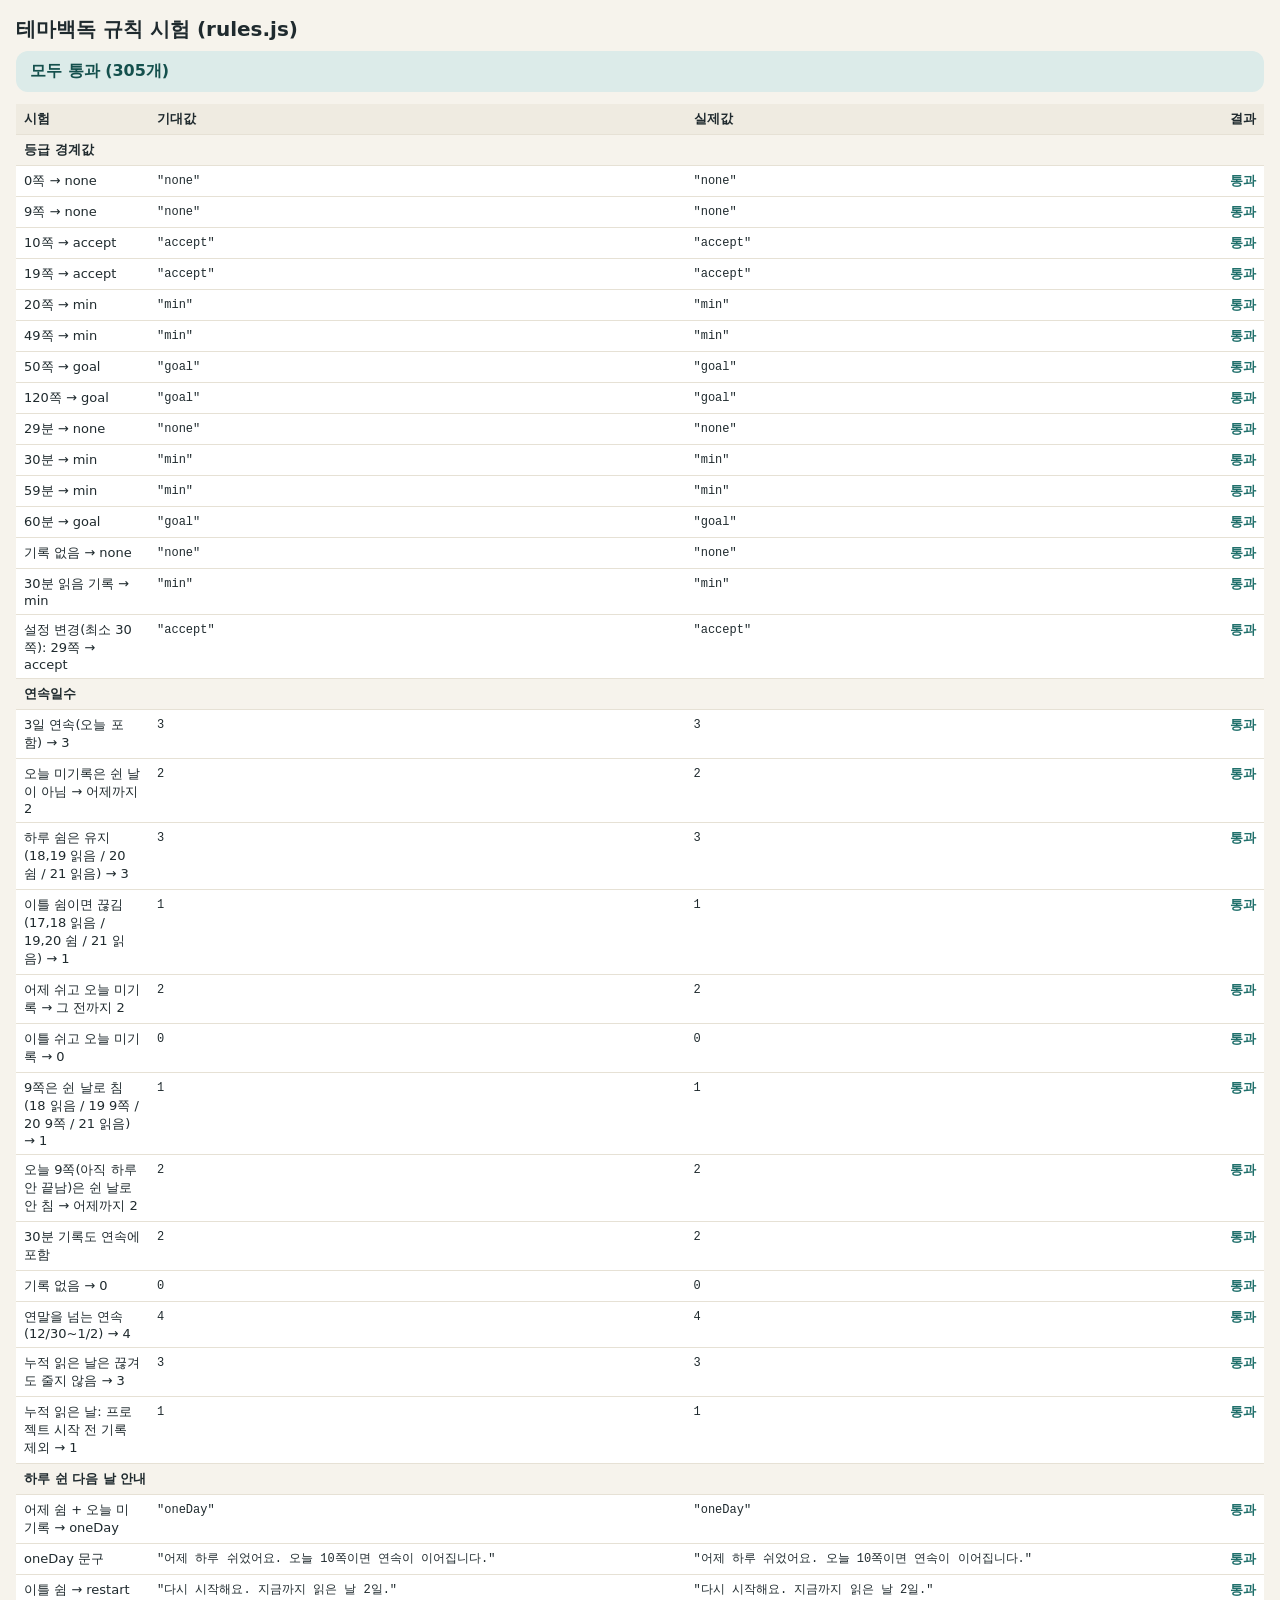
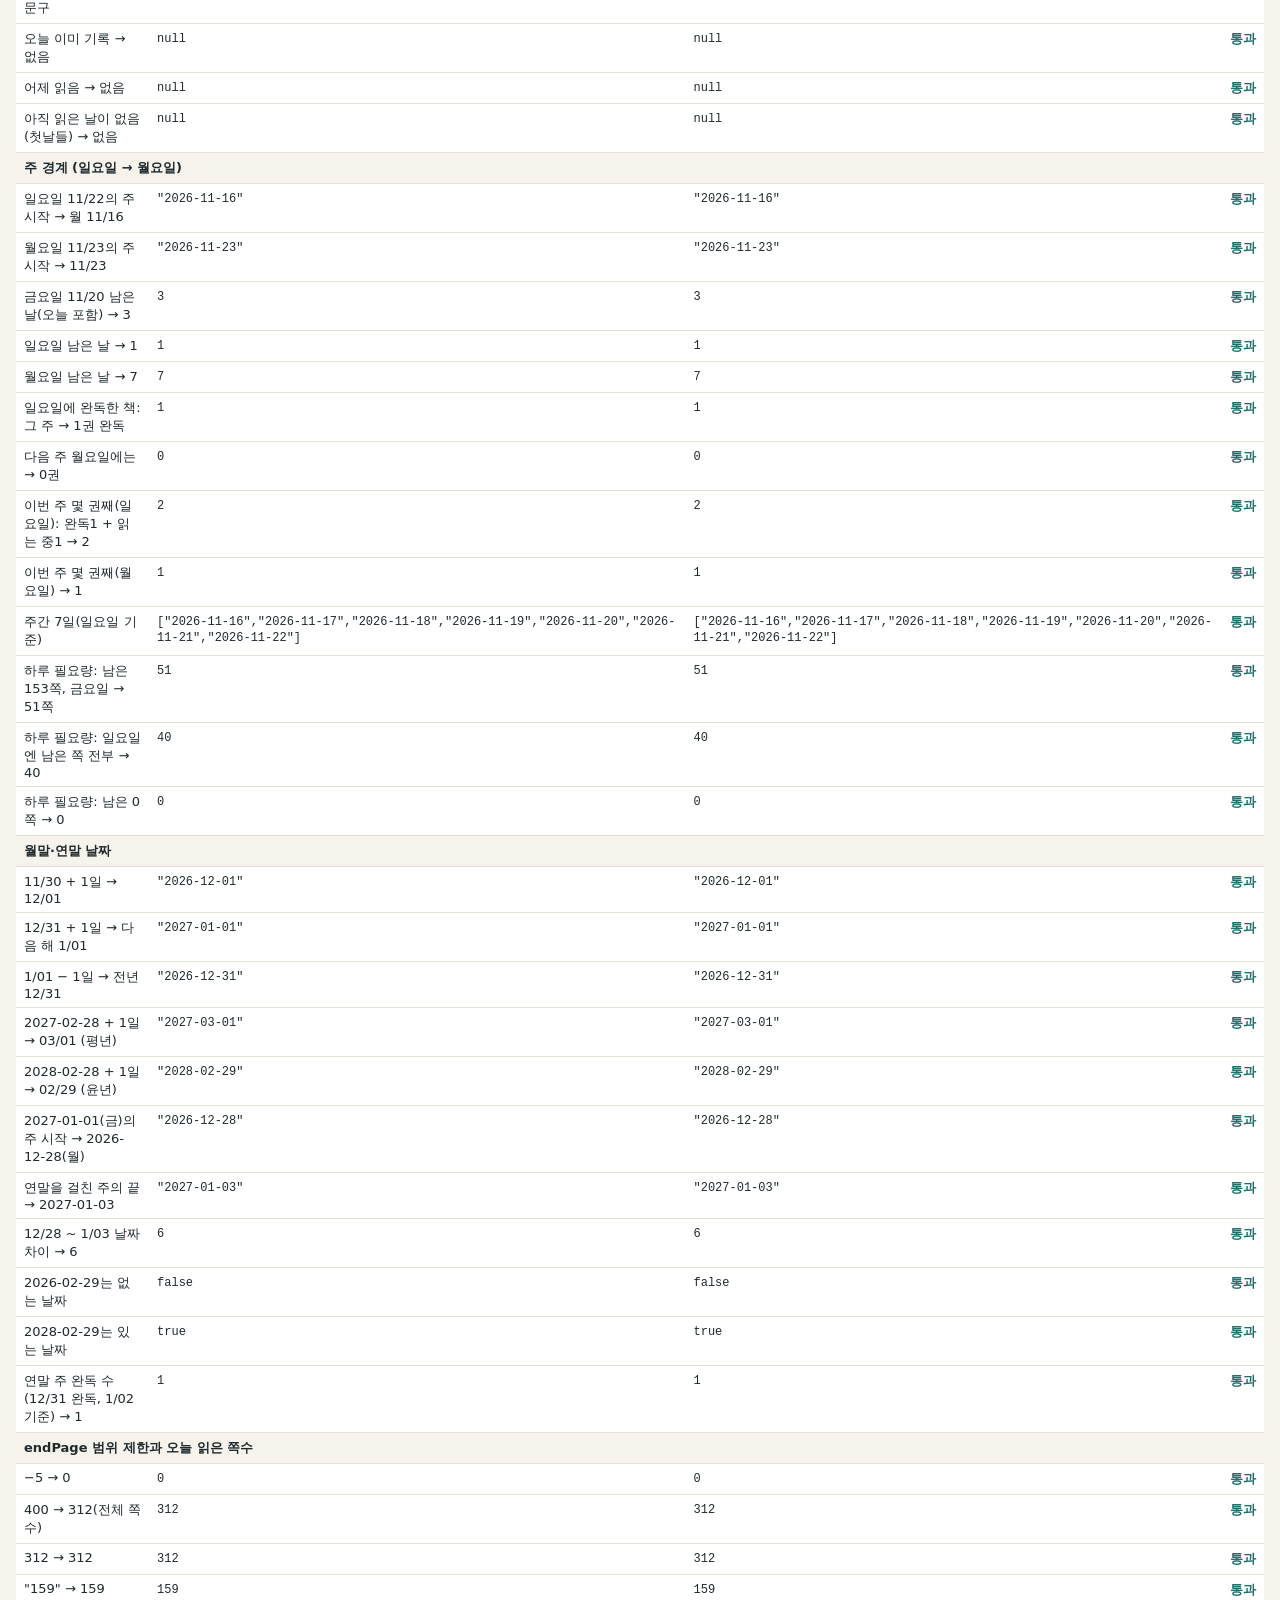
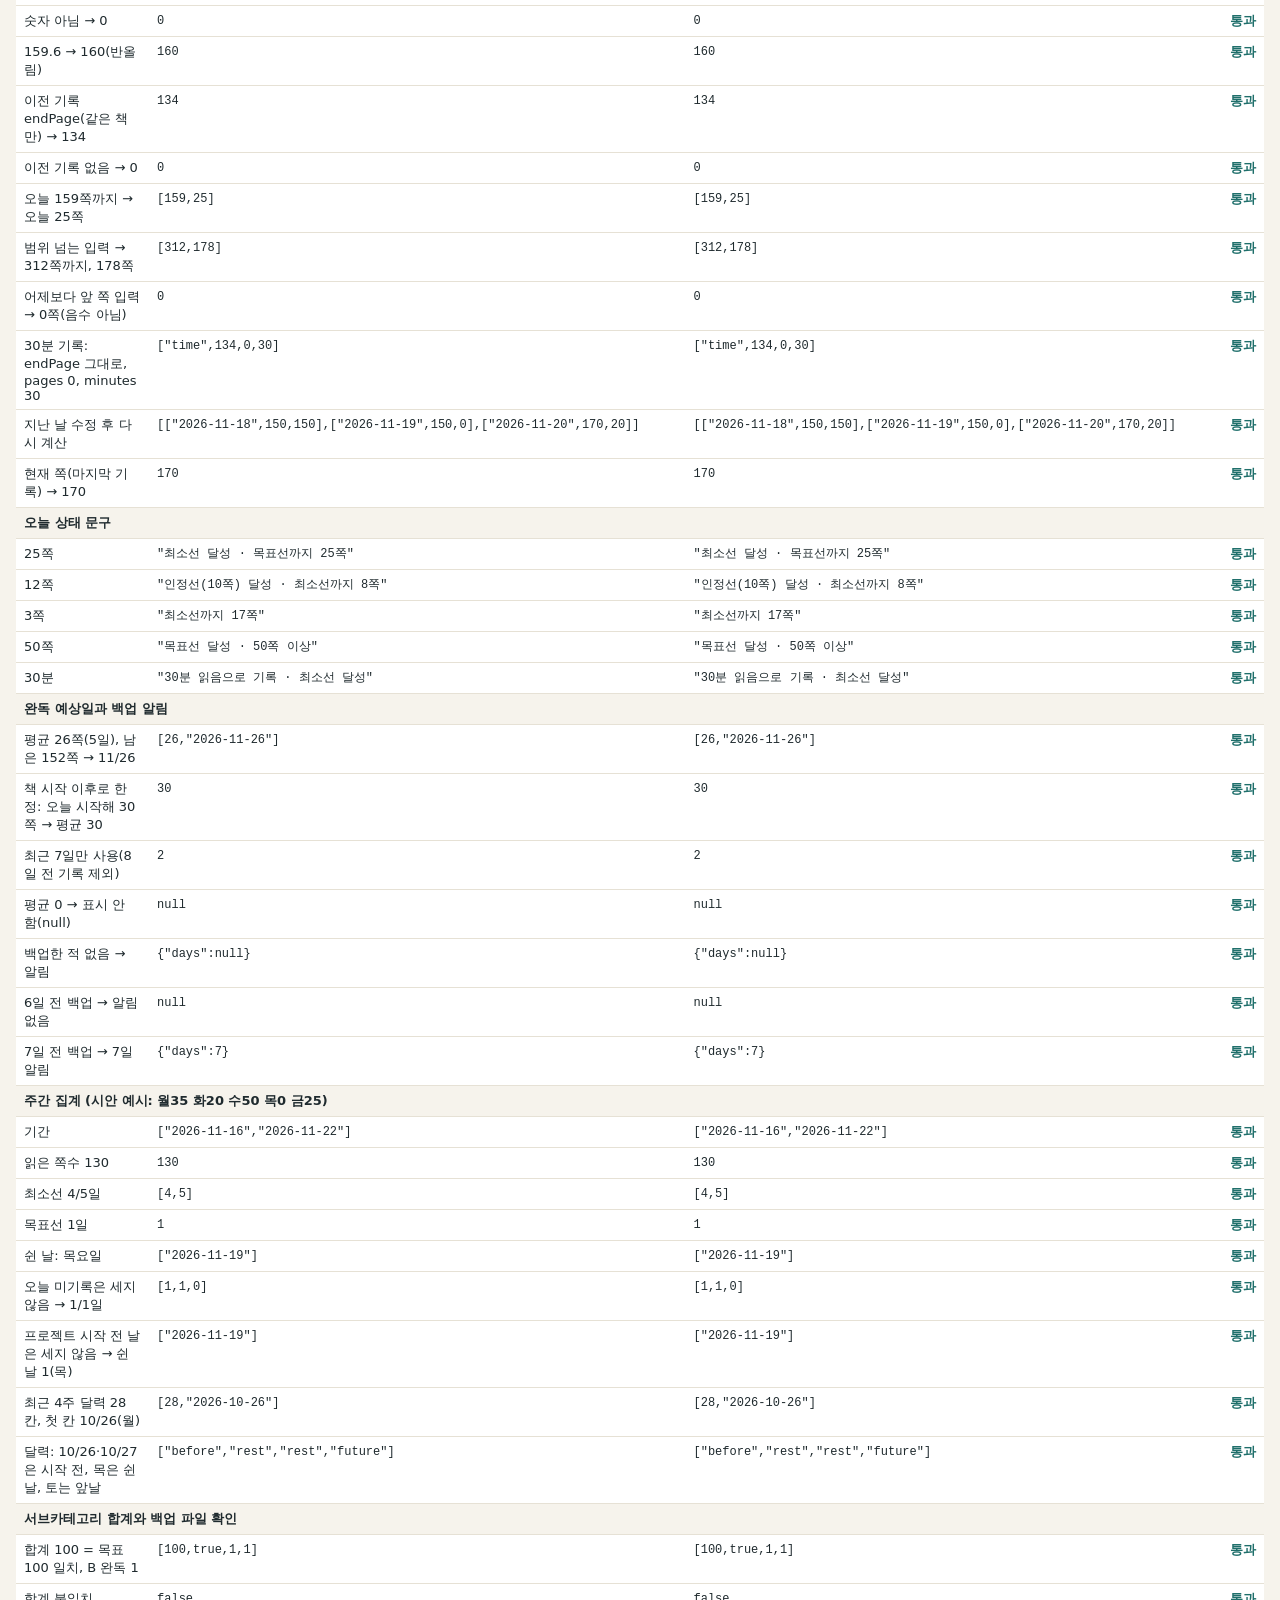
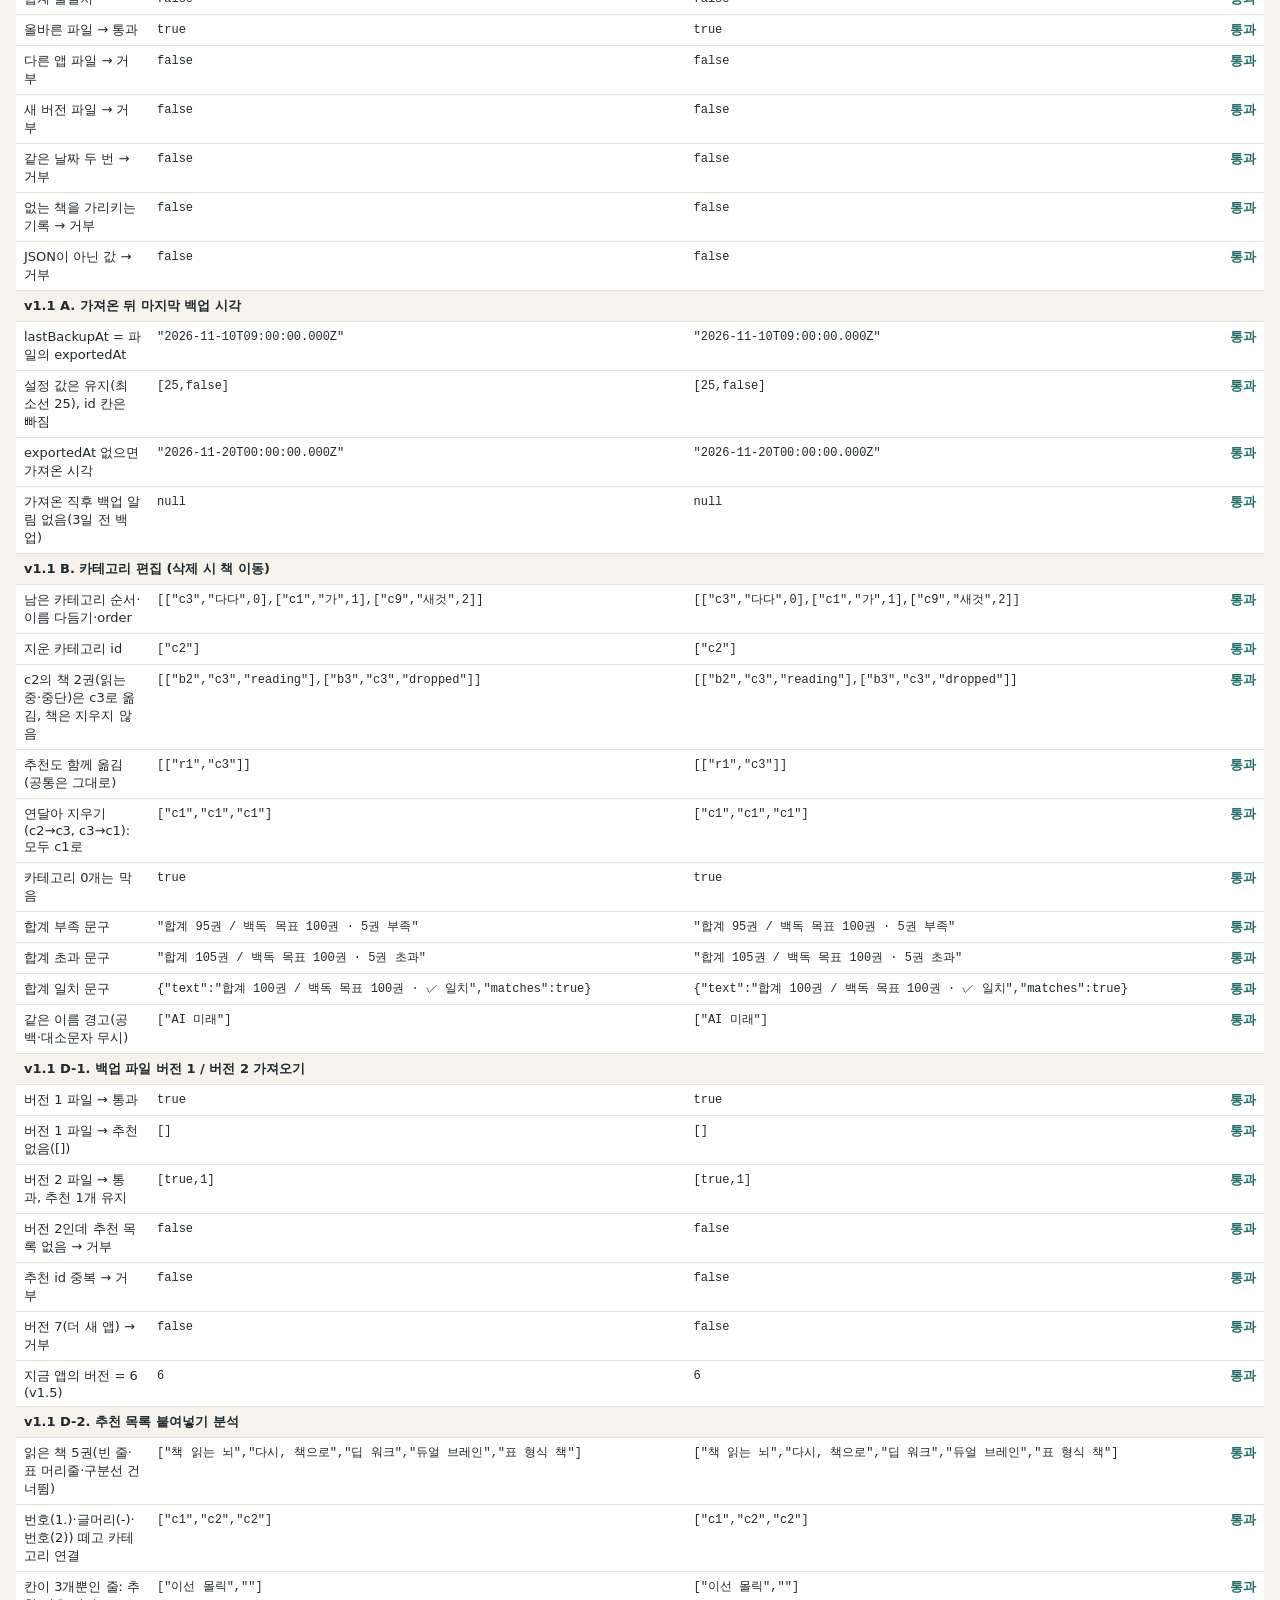
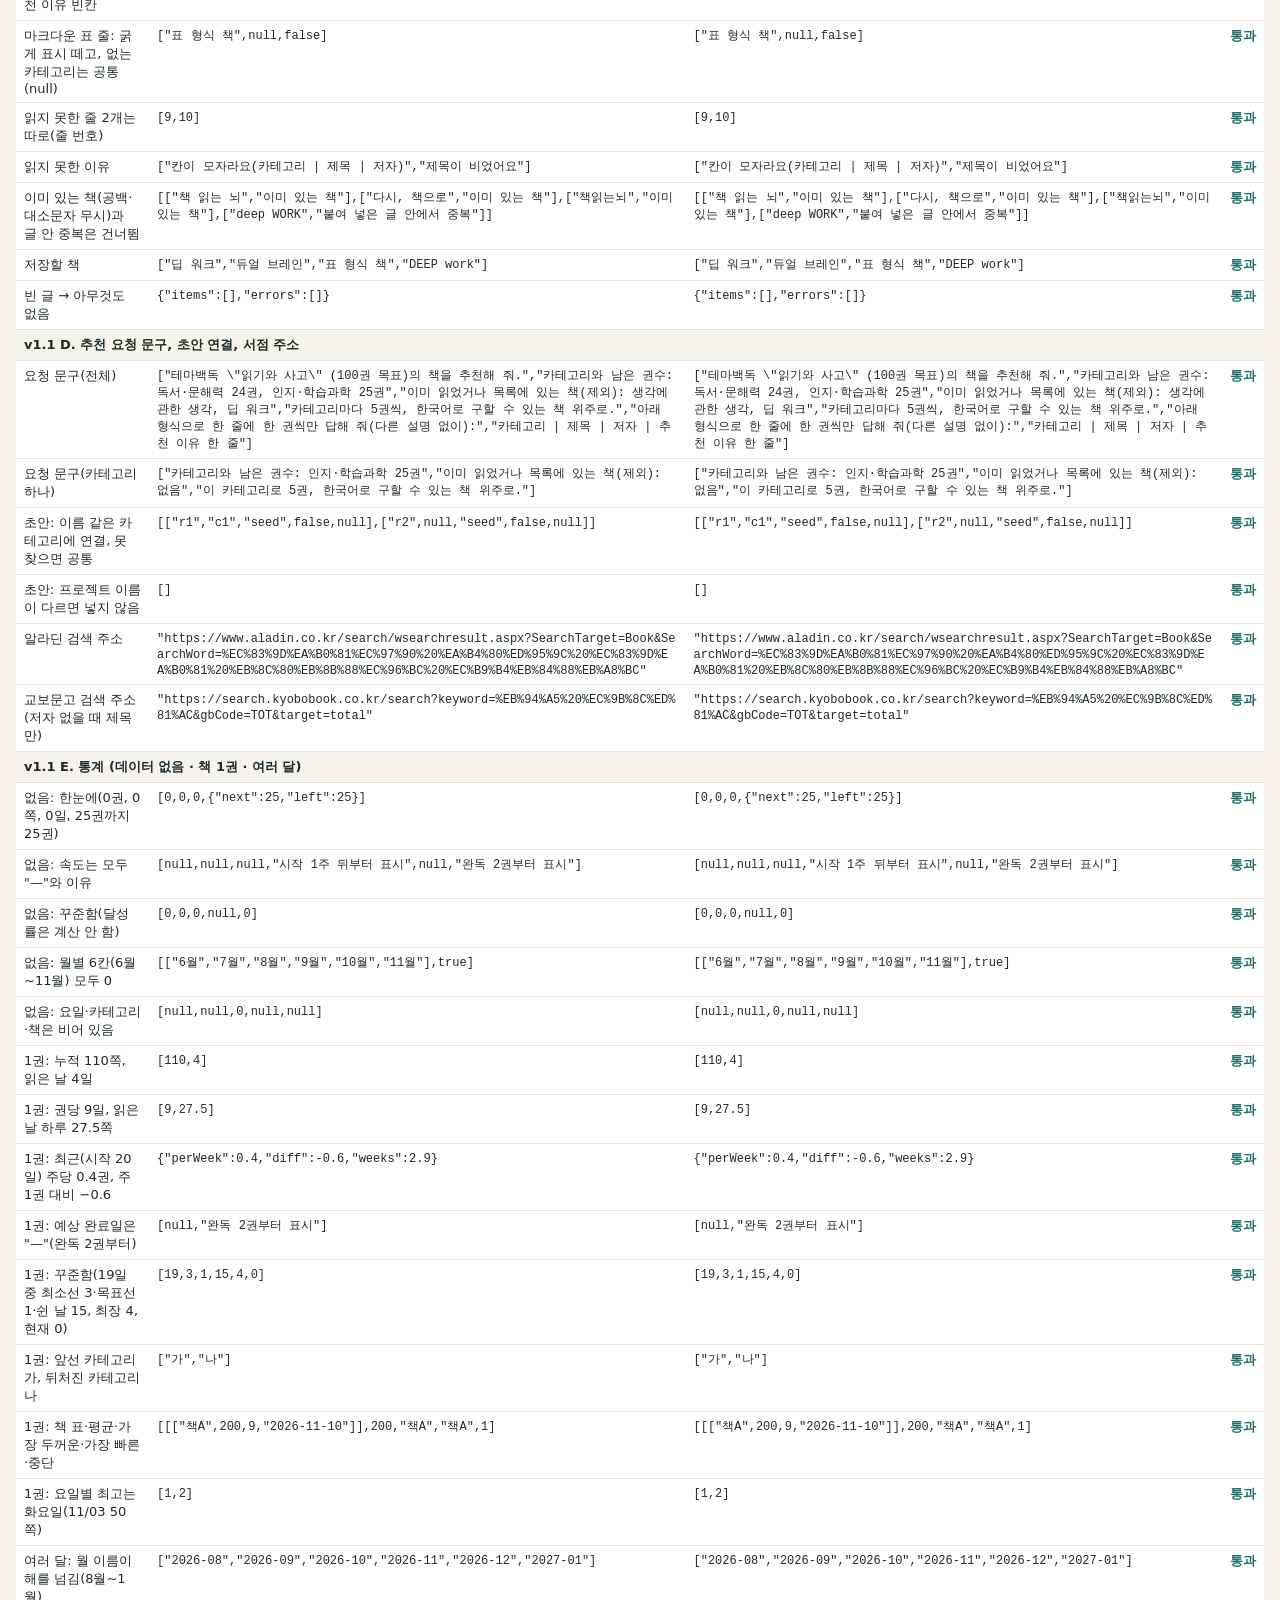
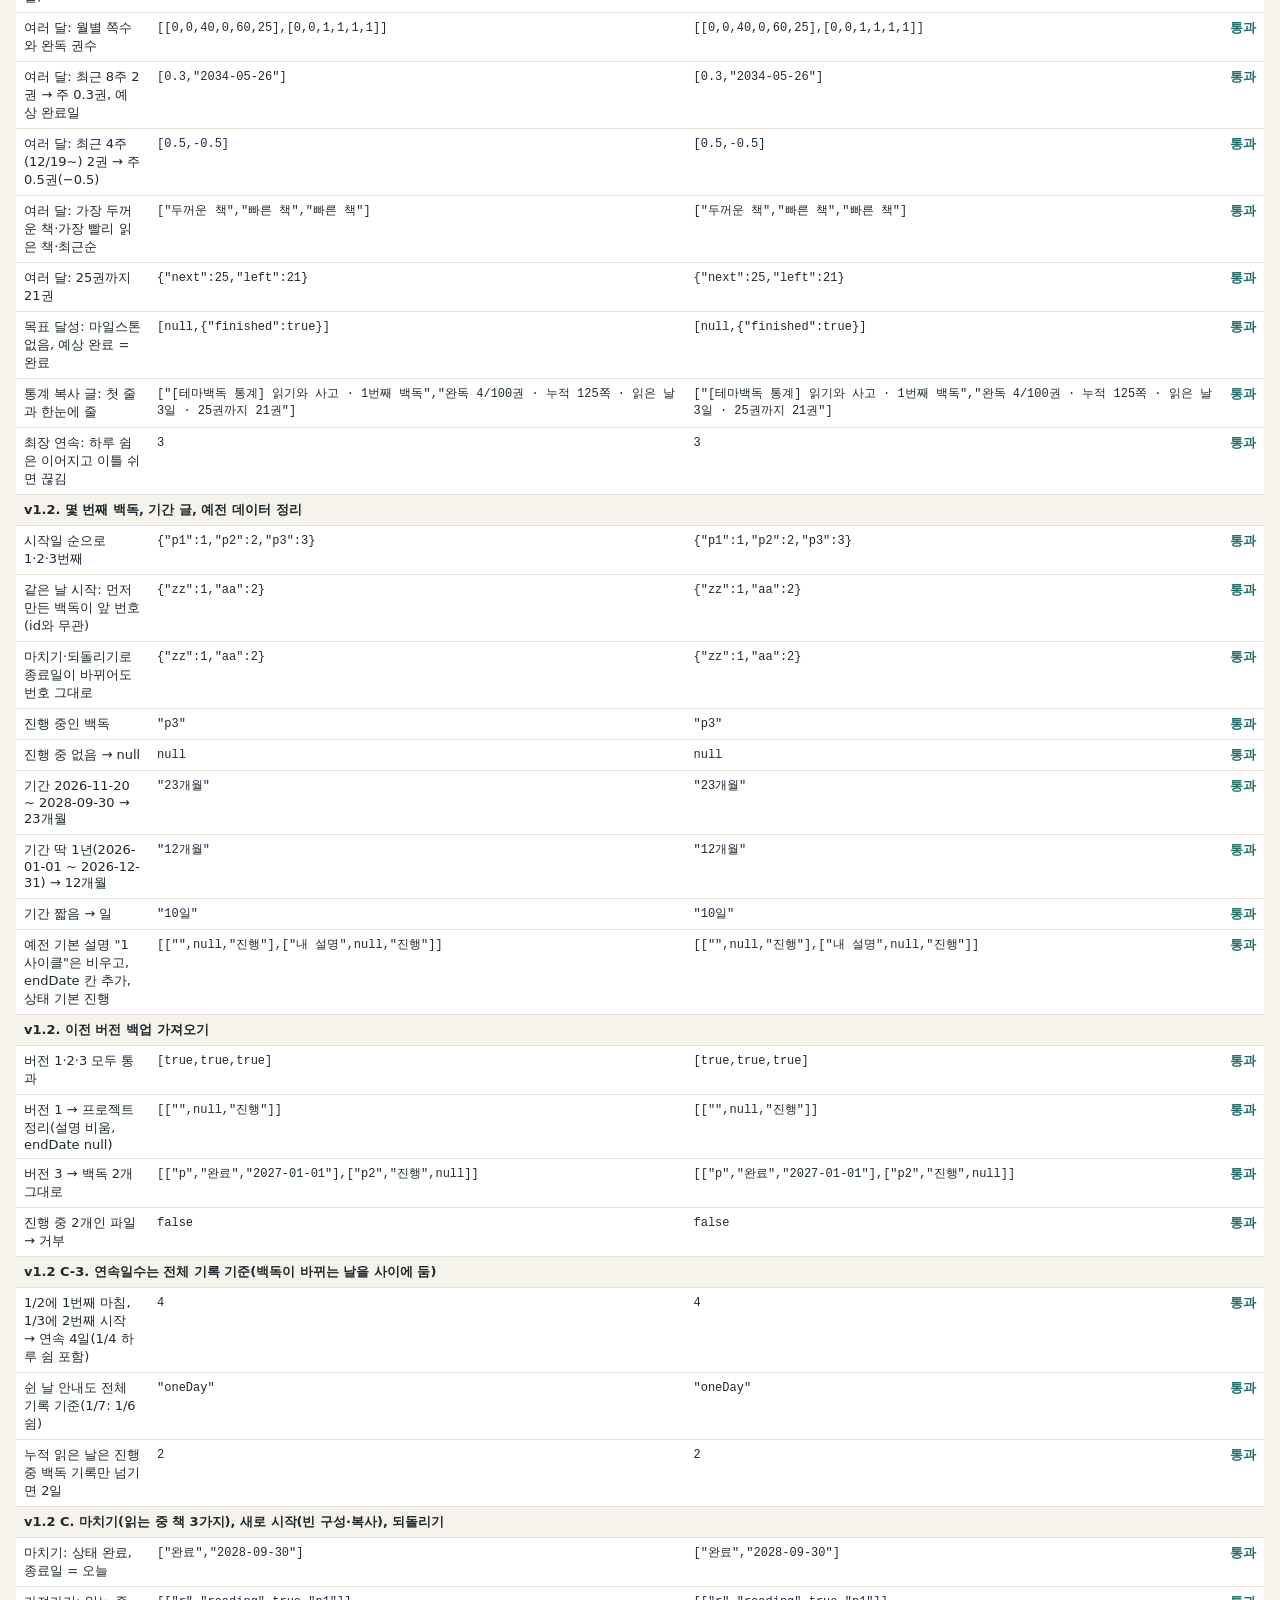
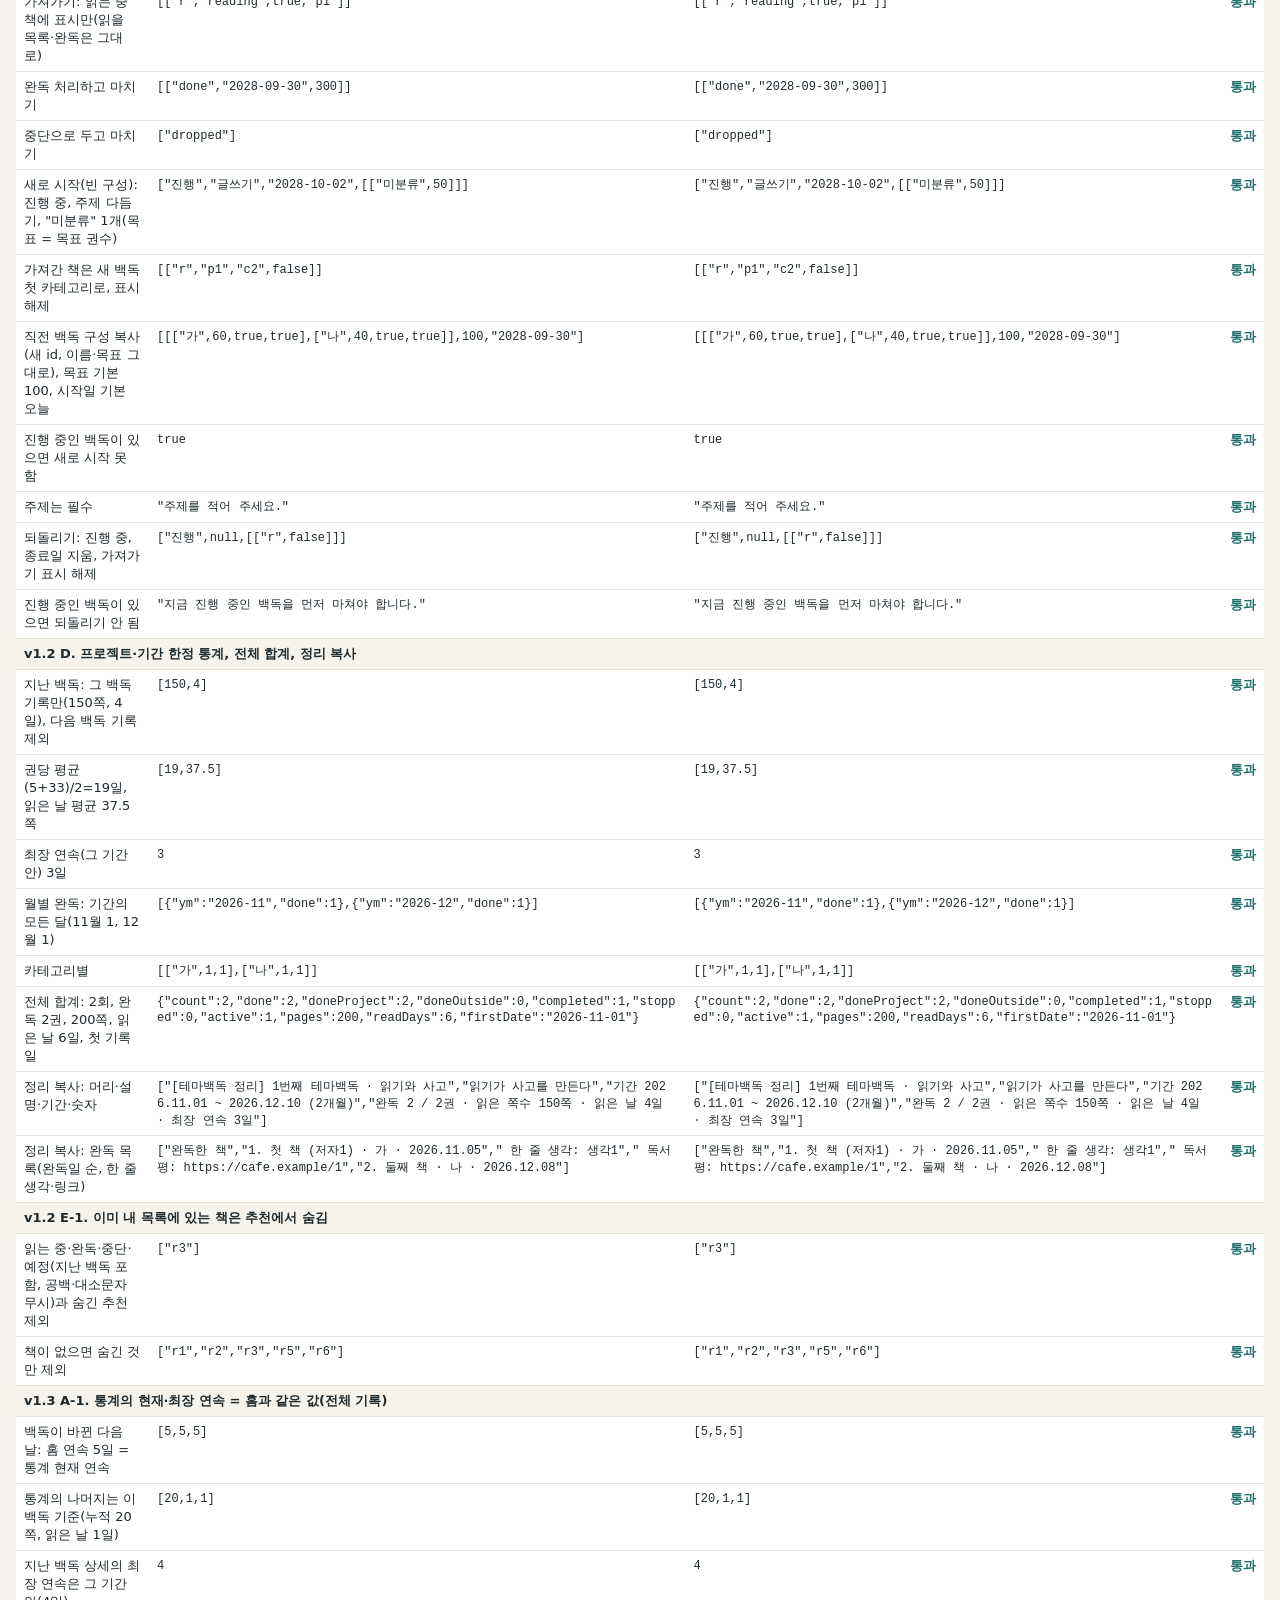
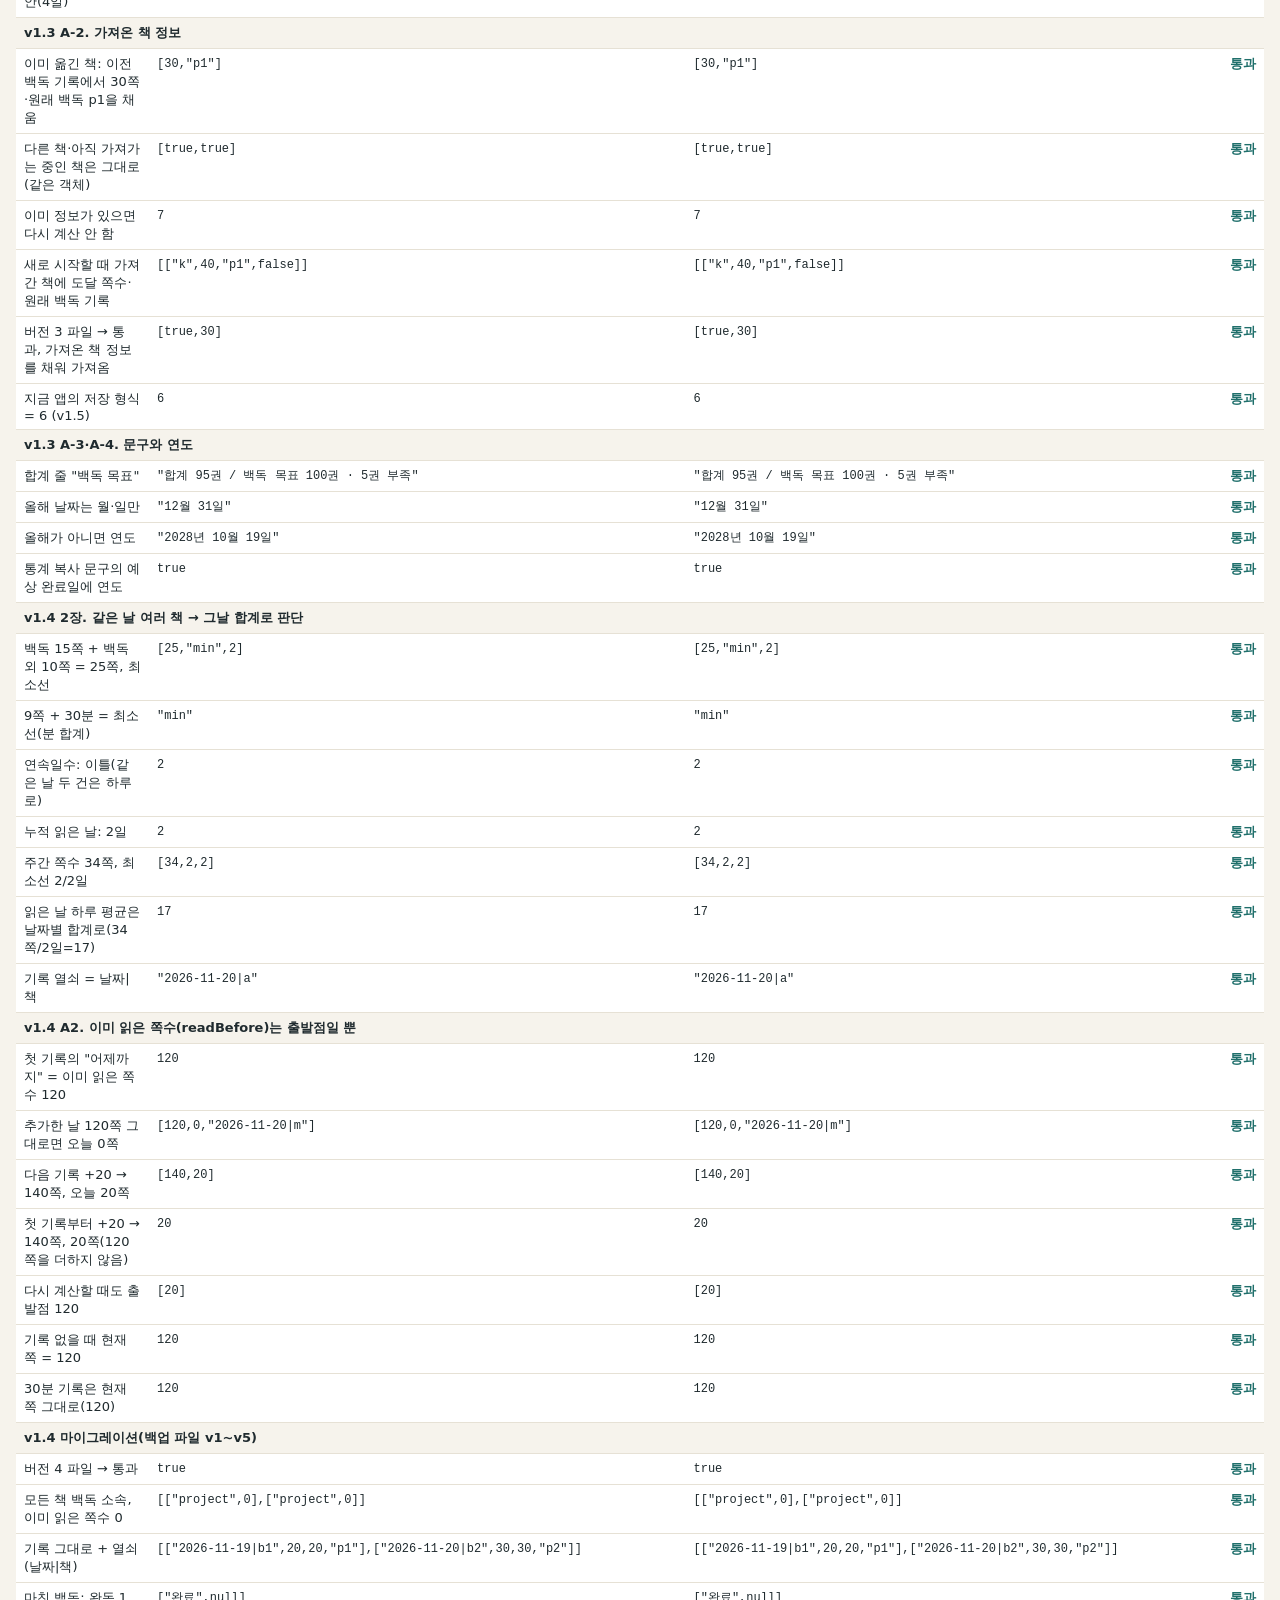
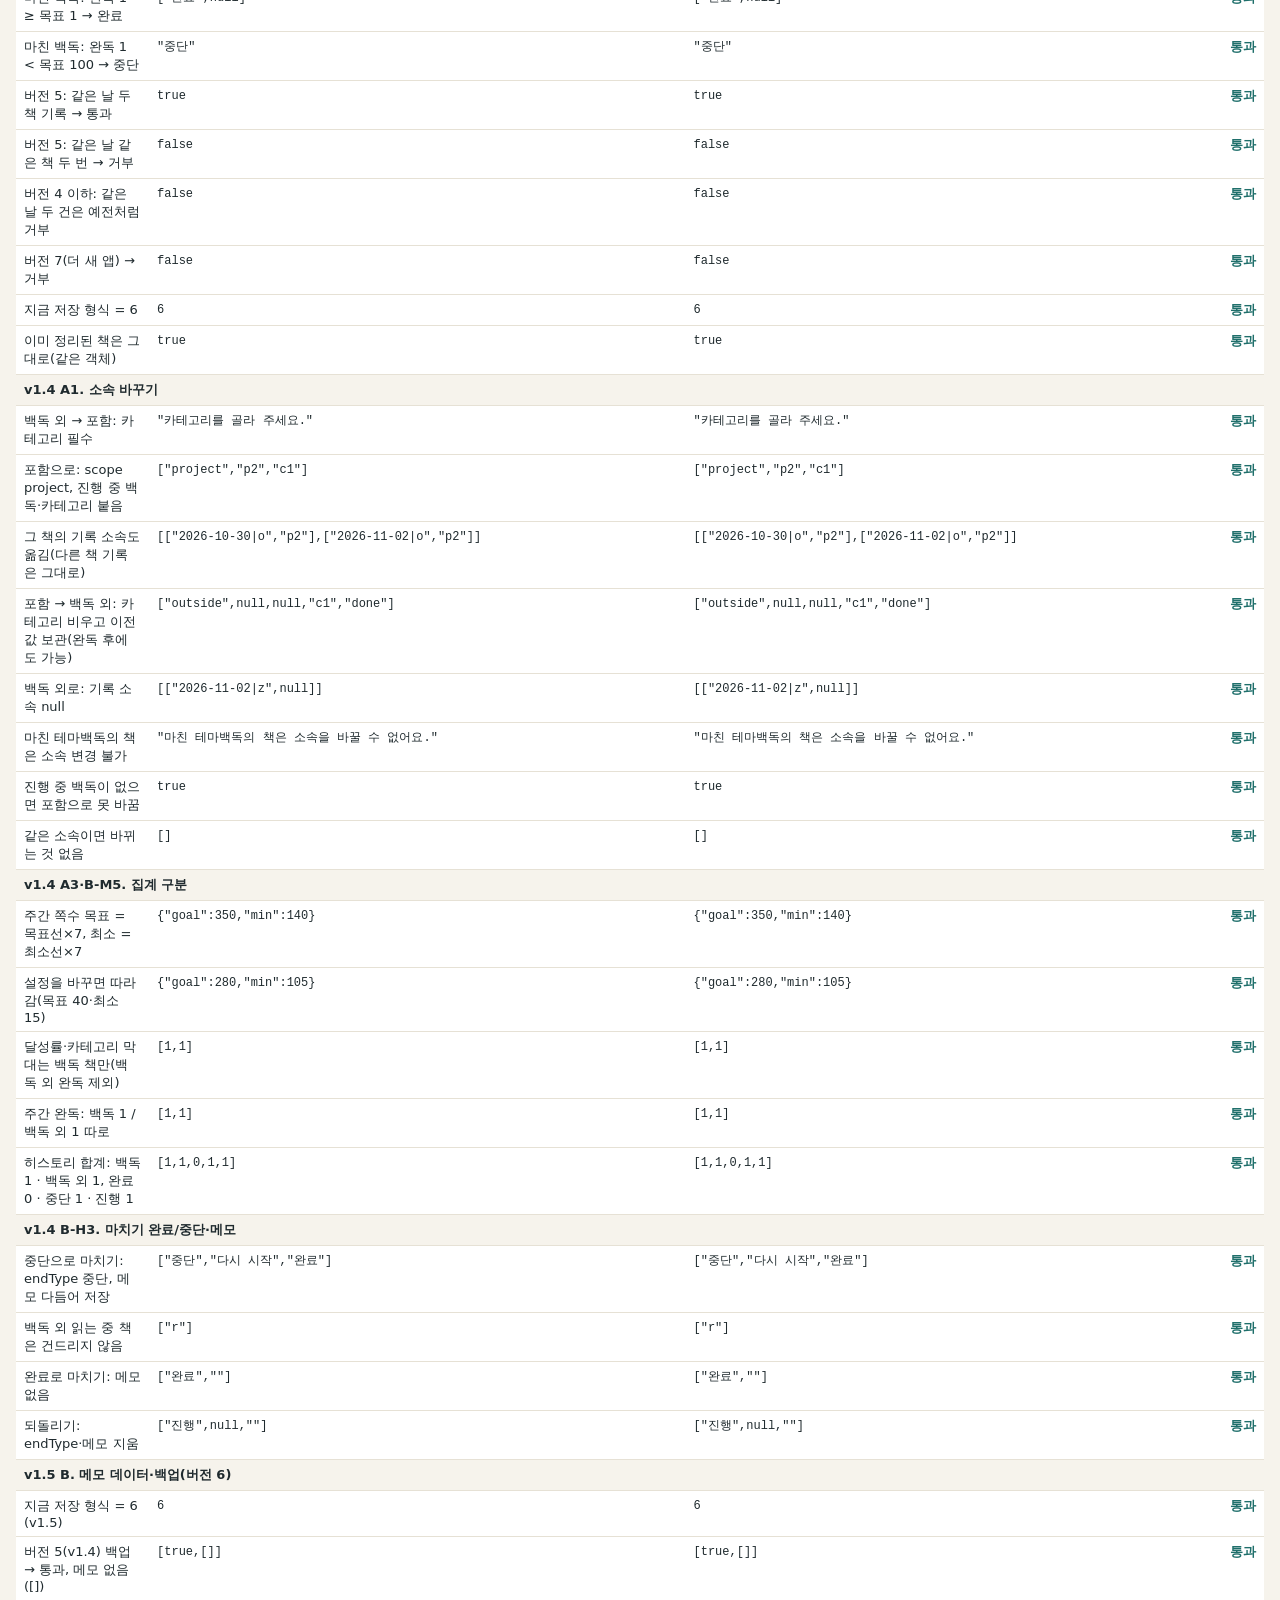
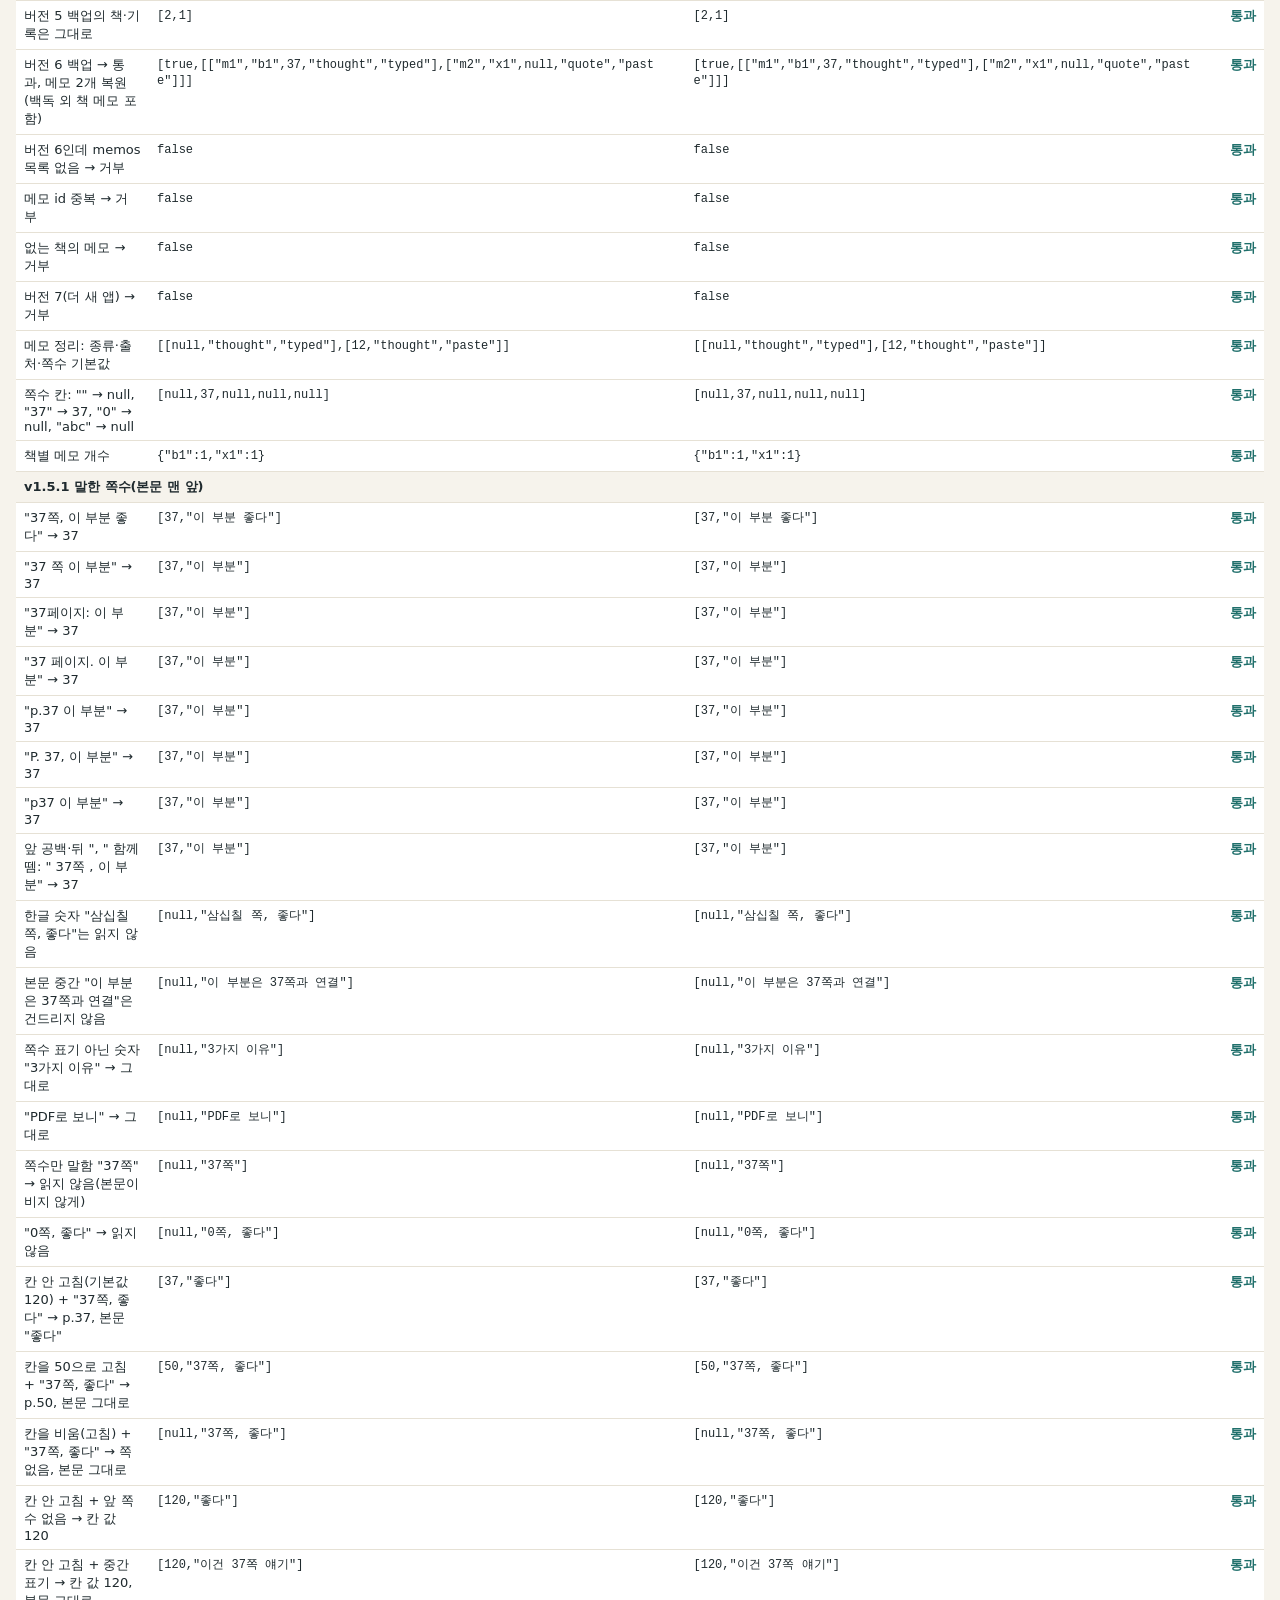
<file: tests.html>
<!doctype html>
<html lang="ko">
<head>
<meta charset="utf-8">
<meta name="viewport" content="width=device-width, initial-scale=1">
<title>테마백독 규칙 시험</title>
<style>
  body { margin: 0; padding: 16px; font-family: 'Noto Sans KR','Apple SD Gothic Neo','Malgun Gothic',system-ui,sans-serif; background: #F6F3EC; color: #1F2A2E; }
  h1 { font-size: 20px; margin: 0 0 8px; }
  #summary { font-size: 16px; font-weight: 700; margin: 0 0 12px; padding: 10px 14px; border-radius: 12px; }
  #summary.pass { background: #DCEBE9; color: #14504D; }
  #summary.fail { background: #FBE9D3; color: #7A3F06; }
  table { border-collapse: collapse; width: 100%; background: #fff; font-size: 13px; }
  th, td { border-bottom: 1px solid #E6E1D5; padding: 6px 8px; text-align: left; vertical-align: top; }
  th { background: #EFEBE1; }
  td.r { font-weight: 700; white-space: nowrap; }
  tr.ok td.r { color: #1F6F6B; }
  tr.ng td.r { color: #B00020; }
  tr.ng { background: #FFF4F4; }
  tr.group td { background: #F6F3EC; font-weight: 700; }
  code { font-size: 12px; word-break: break-all; }
</style>
</head>
<body>
<h1>테마백독 규칙 시험 (rules.js)</h1>
<div id="summary">시험 중…</div>
<table>
  <thead><tr><th>시험</th><th>기대값</th><th>실제값</th><th>결과</th></tr></thead>
  <tbody id="rows"></tbody>
</table>
<script type="module">
import * as R from './js/rules.js';

const S = { ...R.DEFAULT_SETTINGS };
const rows = document.getElementById('rows');
let pass = 0, fail = 0;

function group(name) {
  const tr = document.createElement('tr');
  tr.className = 'group';
  tr.innerHTML = `<td colspan="4"></td>`;
  tr.firstChild.textContent = name;
  rows.appendChild(tr);
}
function eq(name, actual, expected) {
  const a = JSON.stringify(actual), e = JSON.stringify(expected);
  const ok = a === e;
  ok ? pass++ : fail++;
  const tr = document.createElement('tr');
  tr.className = ok ? 'ok' : 'ng';
  for (const [txt, cls] of [[name], [e, 'c'], [a, 'c'], [ok ? '통과' : '실패', 'r']]) {
    const td = document.createElement('td');
    if (cls === 'c') { const c = document.createElement('code'); c.textContent = txt; td.appendChild(c); }
    else td.textContent = txt;
    if (cls === 'r') td.className = 'r';
    tr.appendChild(td);
  }
  rows.appendChild(tr);
}
function run(name, fn) {
  try { fn(); } catch (err) { eq(name + ' (예외)', String(err), '예외 없음'); }
}
// 날짜별 쪽수로 기록 배열 만들기: { '2026-11-20': 25, ... } / 값이 'T'면 30분 기록
function recs(map, bookId = 'b1') {
  return Object.entries(map).map(([date, v]) =>
    v === 'T' ? { date, bookId, endPage: 0, pages: 0, minutes: 30, mode: 'time' }
              : { date, bookId, endPage: 0, pages: v, minutes: null, mode: 'pages' });
}

run('등급', () => {
  group('등급 경계값');
  for (const [p, g] of [[0, 'none'], [9, 'none'], [10, 'accept'], [19, 'accept'], [20, 'min'], [49, 'min'], [50, 'goal'], [120, 'goal']]) {
    eq(`${p}쪽 → ${g}`, R.gradeOf({ pages: p }, S), g);
  }
  for (const [m, g] of [[29, 'none'], [30, 'min'], [59, 'min'], [60, 'goal']]) {
    eq(`${m}분 → ${g}`, R.gradeOf({ pages: 0, minutes: m }, S), g);
  }
  eq('기록 없음 → none', R.gradeOf(null, S), 'none');
  eq('30분 읽음 기록 → min', R.gradeOf(R.makeTimeRecord({ date: '2026-11-20', bookId: 'b1', records: [], settings: S }), S), 'min');
  eq('설정 변경(최소 30쪽): 29쪽 → accept', R.gradeOf({ pages: 29 }, { ...S, minPages: 30 }), 'accept');
});

run('연속일수', () => {
  group('연속일수');
  const T = '2026-11-20';
  eq('3일 연속(오늘 포함) → 3', R.streak(recs({ '2026-11-18': 20, '2026-11-19': 10, '2026-11-20': 50 }), S, T), 3);
  eq('오늘 미기록은 쉰 날이 아님 → 어제까지 2', R.streak(recs({ '2026-11-18': 20, '2026-11-19': 20 }), S, T), 2);
  eq('하루 쉼은 유지(18,19 읽음 / 20 쉼 / 21 읽음) → 3', R.streak(recs({ '2026-11-18': 20, '2026-11-19': 20, '2026-11-21': 20 }), S, '2026-11-21'), 3);
  eq('이틀 쉼이면 끊김(17,18 읽음 / 19,20 쉼 / 21 읽음) → 1', R.streak(recs({ '2026-11-17': 20, '2026-11-18': 20, '2026-11-21': 20 }), S, '2026-11-21'), 1);
  eq('어제 쉬고 오늘 미기록 → 그 전까지 2', R.streak(recs({ '2026-11-17': 20, '2026-11-18': 20 }), S, T), 2);
  eq('이틀 쉬고 오늘 미기록 → 0', R.streak(recs({ '2026-11-16': 20, '2026-11-17': 20 }), S, T), 0);
  eq('9쪽은 쉰 날로 침(18 읽음 / 19 9쪽 / 20 9쪽 / 21 읽음) → 1', R.streak(recs({ '2026-11-18': 20, '2026-11-19': 9, '2026-11-20': 9, '2026-11-21': 20 }), S, '2026-11-21'), 1);
  eq('오늘 9쪽(아직 하루 안 끝남)은 쉰 날로 안 침 → 어제까지 2', R.streak(recs({ '2026-11-18': 20, '2026-11-19': 20, '2026-11-20': 9 }), S, T), 2);
  eq('30분 기록도 연속에 포함', R.streak(recs({ '2026-11-19': 'T', '2026-11-20': 10 }), S, T), 2);
  eq('기록 없음 → 0', R.streak([], S, T), 0);
  eq('연말을 넘는 연속(12/30~1/2) → 4', R.streak(recs({ '2026-12-30': 20, '2026-12-31': 20, '2027-01-01': 20, '2027-01-02': 20 }), S, '2027-01-02'), 4);
  eq('누적 읽은 날은 끊겨도 줄지 않음 → 3', R.totalReadDays(recs({ '2026-11-10': 20, '2026-11-11': 10, '2026-11-20': 50, '2026-11-15': 5 }), S, '2026-11-01'), 3);
  eq('누적 읽은 날: 프로젝트 시작 전 기록 제외 → 1', R.totalReadDays(recs({ '2026-10-31': 20, '2026-11-02': 20 }), S, '2026-11-01'), 1);
});

run('쉰 다음 날 안내', () => {
  group('하루 쉰 다음 날 안내');
  const T = '2026-11-20';
  eq('어제 쉼 + 오늘 미기록 → oneDay', R.restNotice(recs({ '2026-11-18': 20 }), S, T, '2026-11-01')?.type, 'oneDay');
  eq('oneDay 문구', R.restNotice(recs({ '2026-11-18': 20 }), S, T, '2026-11-01')?.text, '어제 하루 쉬었어요. 오늘 10쪽이면 연속이 이어집니다.');
  eq('이틀 쉼 → restart 문구', R.restNotice(recs({ '2026-11-10': 20, '2026-11-17': 20 }), S, T, '2026-11-01')?.text, '다시 시작해요. 지금까지 읽은 날 2일.');
  eq('오늘 이미 기록 → 없음', R.restNotice(recs({ '2026-11-18': 20, '2026-11-20': 5 }), S, T, '2026-11-01'), null);
  eq('어제 읽음 → 없음', R.restNotice(recs({ '2026-11-19': 20 }), S, T, '2026-11-01'), null);
  eq('아직 읽은 날이 없음(첫날들) → 없음', R.restNotice([], S, T, '2026-11-15'), null);
});

run('주 경계', () => {
  group('주 경계 (일요일 → 월요일)');
  eq('일요일 11/22의 주 시작 → 월 11/16', R.weekStart('2026-11-22', 1), '2026-11-16');
  eq('월요일 11/23의 주 시작 → 11/23', R.weekStart('2026-11-23', 1), '2026-11-23');
  eq('금요일 11/20 남은 날(오늘 포함) → 3', R.daysLeftInWeek('2026-11-20', 1), 3);
  eq('일요일 남은 날 → 1', R.daysLeftInWeek('2026-11-22', 1), 1);
  eq('월요일 남은 날 → 7', R.daysLeftInWeek('2026-11-23', 1), 7);
  const books = [{ id: 'a', status: 'done', finishDate: '2026-11-22' }, { id: 'b', status: 'reading' }];
  eq('일요일에 완독한 책: 그 주 → 1권 완독', R.doneThisWeek(books, '2026-11-22', 1), 1);
  eq('다음 주 월요일에는 → 0권', R.doneThisWeek(books, '2026-11-23', 1), 0);
  eq('이번 주 몇 권째(일요일): 완독1 + 읽는 중1 → 2', R.weekBookOrdinal(books, '2026-11-22', 1), 2);
  eq('이번 주 몇 권째(월요일) → 1', R.weekBookOrdinal(books, '2026-11-23', 1), 1);
  eq('주간 7일(일요일 기준)', R.weekDays('2026-11-22', 1), ['2026-11-16', '2026-11-17', '2026-11-18', '2026-11-19', '2026-11-20', '2026-11-21', '2026-11-22']);
  eq('하루 필요량: 남은 153쪽, 금요일 → 51쪽', R.dailyNeed(153, '2026-11-20', 1).perDay, 51);
  eq('하루 필요량: 일요일엔 남은 쪽 전부 → 40', R.dailyNeed(40, '2026-11-22', 1).perDay, 40);
  eq('하루 필요량: 남은 0쪽 → 0', R.dailyNeed(0, '2026-11-20', 1).perDay, 0);
});

run('월말·연말', () => {
  group('월말·연말 날짜');
  eq('11/30 + 1일 → 12/01', R.addDays('2026-11-30', 1), '2026-12-01');
  eq('12/31 + 1일 → 다음 해 1/01', R.addDays('2026-12-31', 1), '2027-01-01');
  eq('1/01 − 1일 → 전년 12/31', R.addDays('2027-01-01', -1), '2026-12-31');
  eq('2027-02-28 + 1일 → 03/01 (평년)', R.addDays('2027-02-28', 1), '2027-03-01');
  eq('2028-02-28 + 1일 → 02/29 (윤년)', R.addDays('2028-02-28', 1), '2028-02-29');
  eq('2027-01-01(금)의 주 시작 → 2026-12-28(월)', R.weekStart('2027-01-01', 1), '2026-12-28');
  eq('연말을 걸친 주의 끝 → 2027-01-03', R.weekEnd('2026-12-31', 1), '2027-01-03');
  eq('12/28 ~ 1/03 날짜 차이 → 6', R.daysBetween('2026-12-28', '2027-01-03'), 6);
  eq('2026-02-29는 없는 날짜', R.isDateStr('2026-02-29'), false);
  eq('2028-02-29는 있는 날짜', R.isDateStr('2028-02-29'), true);
  eq('연말 주 완독 수(12/31 완독, 1/02 기준) → 1', R.doneThisWeek([{ status: 'done', finishDate: '2026-12-31' }], '2027-01-02', 1), 1);
});

run('쪽수', () => {
  group('endPage 범위 제한과 오늘 읽은 쪽수');
  eq('−5 → 0', R.clampEndPage(-5, 312), 0);
  eq('400 → 312(전체 쪽수)', R.clampEndPage(400, 312), 312);
  eq('312 → 312', R.clampEndPage(312, 312), 312);
  eq('"159" → 159', R.clampEndPage('159', 312), 159);
  eq('숫자 아님 → 0', R.clampEndPage('abc', 312), 0);
  eq('159.6 → 160(반올림)', R.clampEndPage(159.6, 312), 160);
  const rs = [
    { date: '2026-11-18', bookId: 'b1', endPage: 134, pages: 34, mode: 'pages' },
    { date: '2026-11-19', bookId: 'b2', endPage: 50, pages: 50, mode: 'pages' },
  ];
  eq('이전 기록 endPage(같은 책만) → 134', R.prevEndPage(rs, 'b1', '2026-11-20'), 134);
  eq('이전 기록 없음 → 0', R.prevEndPage(rs, 'b3', '2026-11-20'), 0);
  const r1 = R.makePagesRecord({ date: '2026-11-20', projectId: 'p', bookId: 'b1', endPage: 159, totalPages: 312, records: rs });
  eq('오늘 159쪽까지 → 오늘 25쪽', [r1.endPage, r1.pages], [159, 25]);
  const r2 = R.makePagesRecord({ date: '2026-11-20', projectId: 'p', bookId: 'b1', endPage: 999, totalPages: 312, records: rs });
  eq('범위 넘는 입력 → 312쪽까지, 178쪽', [r2.endPage, r2.pages], [312, 178]);
  const r3 = R.makePagesRecord({ date: '2026-11-20', projectId: 'p', bookId: 'b1', endPage: 100, totalPages: 312, records: rs });
  eq('어제보다 앞 쪽 입력 → 0쪽(음수 아님)', r3.pages, 0);
  const t = R.makeTimeRecord({ date: '2026-11-20', projectId: 'p', bookId: 'b1', records: rs, settings: S });
  eq('30분 기록: endPage 그대로, pages 0, minutes 30', [t.mode, t.endPage, t.pages, t.minutes], ['time', 134, 0, 30]);
  const all = [
    { date: '2026-11-18', bookId: 'b1', endPage: 150, pages: 34, mode: 'pages' },
    { date: '2026-11-19', bookId: 'b1', endPage: 134, pages: 0, mode: 'time' },
    { date: '2026-11-20', bookId: 'b1', endPage: 170, pages: 36, mode: 'pages' },
  ];
  eq('지난 날 수정 후 다시 계산', R.recomputeBook(all, 'b1').map((r) => [r.date, r.endPage, r.pages]),
    [['2026-11-18', 150, 150], ['2026-11-19', 150, 0], ['2026-11-20', 170, 20]]);
  eq('현재 쪽(마지막 기록) → 170', R.latestEndPage(all, 'b1'), 170);
});

run('오늘 상태 문구', () => {
  group('오늘 상태 문구');
  eq('25쪽', R.todayStatus({ pages: 25 }, S).text, '최소선 달성 · 목표선까지 25쪽');
  eq('12쪽', R.todayStatus({ pages: 12 }, S).text, '인정선(10쪽) 달성 · 최소선까지 8쪽');
  eq('3쪽', R.todayStatus({ pages: 3 }, S).text, '최소선까지 17쪽');
  eq('50쪽', R.todayStatus({ pages: 50 }, S).text, '목표선 달성 · 50쪽 이상');
  eq('30분', R.todayStatus({ pages: 0, timeOnly: true }, S).text, '30분 읽음으로 기록 · 최소선 달성');
});

run('완독 예상·백업', () => {
  group('완독 예상일과 백업 알림');
  const book = { id: 'b1', totalPages: 312, currentPage: 160, startDate: '2026-11-16' };
  const rs = recs({ '2026-11-16': 35, '2026-11-17': 20, '2026-11-18': 50, '2026-11-20': 25 });
  const est = R.finishEstimate(rs, book, '2026-11-20');
  eq('평균 26쪽(5일), 남은 152쪽 → 11/26', [est.avg, est.date], [26, '2026-11-26']);
  eq('책 시작 이후로 한정: 오늘 시작해 30쪽 → 평균 30', R.finishEstimate(recs({ '2026-11-20': 30, '2026-11-10': 100 }), { ...book, startDate: '2026-11-20' }, '2026-11-20').avg, 30);
  eq('최근 7일만 사용(8일 전 기록 제외)', R.finishEstimate(recs({ '2026-11-12': 100, '2026-11-20': 14 }), { ...book, startDate: '2026-11-01' }, '2026-11-20').avg, 2);
  eq('평균 0 → 표시 안 함(null)', R.finishEstimate([], book, '2026-11-20'), null);
  eq('백업한 적 없음 → 알림', R.backupReminder(null, '2026-11-20'), { days: null });
  eq('6일 전 백업 → 알림 없음', R.backupReminder('2026-11-14', '2026-11-20'), null);
  eq('7일 전 백업 → 7일 알림', R.backupReminder('2026-11-13', '2026-11-20'), { days: 7 });
});

run('주간 집계', () => {
  group('주간 집계 (시안 예시: 월35 화20 수50 목0 금25)');
  const rs = recs({ '2026-11-16': 35, '2026-11-17': 20, '2026-11-18': 50, '2026-11-20': 25 });
  const w = R.weekStats(rs, S, '2026-11-20', '2026-11-01');
  eq('기간', [w.start, w.end], ['2026-11-16', '2026-11-22']);
  eq('읽은 쪽수 130', w.pages, 130);
  eq('최소선 4/5일', [w.minDays, w.countedDays], [4, 5]);
  eq('목표선 1일', w.goalDays, 1);
  eq('쉰 날: 목요일', w.restDays, ['2026-11-19']);
  const w2 = R.weekStats(recs({ '2026-11-16': 35 }), S, '2026-11-17', '2026-11-01');
  eq('오늘 미기록은 세지 않음 → 1/1일', [w2.minDays, w2.countedDays, w2.restDays.length], [1, 1, 0]);
  const w3 = R.weekStats(recs({ '2026-11-20': 20 }), S, '2026-11-20', '2026-11-19');
  eq('프로젝트 시작 전 날은 세지 않음 → 쉰 날 1(목)', w3.restDays, ['2026-11-19']);
  const cells = R.calendarCells(rs, S, '2026-11-20', '2026-10-28');
  eq('최근 4주 달력 28칸, 첫 칸 10/26(월)', [cells.length, cells[0].date], [28, '2026-10-26']);
  eq('달력: 10/26·10/27은 시작 전, 목은 쉰 날, 토는 앞날', [cells[0].kind, cells[2].kind, cells[24].kind, cells[26].kind], ['before', 'rest', 'rest', 'future']);
});

run('달성률·백업 파일', () => {
  group('서브카테고리 합계와 백업 파일 확인');
  const subs = [{ id: 'c1', name: 'A', targetBooks: 60, order: 0 }, { id: 'c2', name: 'B', targetBooks: 40, order: 1 }];
  const books = [{ id: 'x', status: 'done', subcategoryId: 'c2' }, { id: 'y', status: 'reading', subcategoryId: 'c1' }];
  const cp = R.categoryProgress(subs, books, 100);
  eq('합계 100 = 목표 100 일치, B 완독 1', [cp.goalSum, cp.matches, cp.rows[1].done, cp.done], [100, true, 1, 1]);
  eq('합계 불일치', R.categoryProgress(subs, books, 90).matches, false);
  const good = {
    app: 'themebaekdok', schemaVersion: 1, exportedAt: '2026-11-20T00:00:00Z',
    data: { projects: [{ id: 'p' }], subcategories: [], books: [{ id: 'b', status: 'reading' }],
      dayRecords: [{ date: '2026-11-20', bookId: 'b' }], settings: {} },
  };
  eq('올바른 파일 → 통과', R.validateBackup(good).ok, true);
  eq('다른 앱 파일 → 거부', R.validateBackup({ ...good, app: 'x' }).ok, false);
  eq('새 버전 파일 → 거부', R.validateBackup({ ...good, schemaVersion: 2 }).ok, false);
  eq('같은 날짜 두 번 → 거부', R.validateBackup({ ...good, data: { ...good.data, dayRecords: [{ date: '2026-11-20', bookId: 'b' }, { date: '2026-11-20', bookId: 'b' }] } }).ok, false);
  eq('없는 책을 가리키는 기록 → 거부', R.validateBackup({ ...good, data: { ...good.data, dayRecords: [{ date: '2026-11-20', bookId: 'zz' }] } }).ok, false);
  eq('JSON이 아닌 값 → 거부', R.validateBackup(null).ok, false);
});

run('v1.1 A 백업 시각', () => {
  group('v1.1 A. 가져온 뒤 마지막 백업 시각');
  const file = {
    app: 'themebaekdok', schemaVersion: 1, exportedAt: '2026-11-10T09:00:00.000Z',
    data: { projects: [{ id: 'p' }], subcategories: [], books: [{ id: 'b', status: 'reading' }],
      dayRecords: [{ date: '2026-11-09', bookId: 'b' }], settings: { id: 'settings', minPages: 25, lastBackupAt: null } },
  };
  const n = R.normalizeBackup(file, '2026-11-20T00:00:00.000Z');
  eq('lastBackupAt = 파일의 exportedAt', n.settings.lastBackupAt, '2026-11-10T09:00:00.000Z');
  eq('설정 값은 유지(최소선 25), id 칸은 빠짐', [n.settings.minPages, 'id' in n.settings], [25, false]);
  const n2 = R.normalizeBackup({ ...file, exportedAt: undefined }, '2026-11-20T00:00:00.000Z');
  eq('exportedAt 없으면 가져온 시각', n2.settings.lastBackupAt, '2026-11-20T00:00:00.000Z');
  eq('가져온 직후 백업 알림 없음(3일 전 백업)', R.backupReminder('2026-11-17', '2026-11-20'), null);
});

run('v1.1 B 카테고리 편집', () => {
  group('v1.1 B. 카테고리 편집 (삭제 시 책 이동)');
  const subs = [
    { id: 'c1', name: '가', targetBooks: 50, order: 0, projectId: 'p' },
    { id: 'c2', name: '나', targetBooks: 30, order: 1, projectId: 'p' },
    { id: 'c3', name: '다', targetBooks: 20, order: 2, projectId: 'p' },
  ];
  const books = [
    { id: 'b1', subcategoryId: 'c1', status: 'done' },
    { id: 'b2', subcategoryId: 'c2', status: 'reading' },
    { id: 'b3', subcategoryId: 'c2', status: 'dropped' },
    { id: 'b4', subcategoryId: 'c3', status: 'planned' },
  ];
  const recs = [{ id: 'r1', subcategoryId: 'c2' }, { id: 'r2', subcategoryId: null }, { id: 'r3', subcategoryId: 'c3' }];
  // c2 삭제 → c3로 옮김, 순서 바꿈(c3, c1), 새 카테고리 추가
  const res = R.applyCategoryEdit({ projectId: 'p', subcategories: subs, books, recommendations: recs,
    rows: [{ id: 'c3', name: ' 다다 ', targetBooks: 40 }, { id: 'c1', name: '가', targetBooks: 50 }, { id: 'c9', name: '새것', targetBooks: 10 }],
    moves: { c2: 'c3' } });
  eq('남은 카테고리 순서·이름 다듬기·order', res.subcategories.map((c) => [c.id, c.name, c.order]), [['c3', '다다', 0], ['c1', '가', 1], ['c9', '새것', 2]]);
  eq('지운 카테고리 id', res.deletedIds, ['c2']);
  eq('c2의 책 2권(읽는 중·중단)은 c3로 옮김, 책은 지우지 않음', res.books.map((b) => [b.id, b.subcategoryId, b.status]), [['b2', 'c3', 'reading'], ['b3', 'c3', 'dropped']]);
  eq('추천도 함께 옮김(공통은 그대로)', res.recommendations.map((r) => [r.id, r.subcategoryId]), [['r1', 'c3']]);
  const chain = R.applyCategoryEdit({ projectId: 'p', subcategories: subs, books, rows: [{ id: 'c1', name: '가', targetBooks: 100 }], moves: { c2: 'c3', c3: 'c1' } });
  eq('연달아 지우기(c2→c3, c3→c1): 모두 c1로', chain.books.map((b) => b.subcategoryId), ['c1', 'c1', 'c1']);
  let threw = false;
  try { R.applyCategoryEdit({ projectId: 'p', subcategories: subs, books, rows: [] }); } catch { threw = true; }
  eq('카테고리 0개는 막음', threw, true);
  eq('합계 부족 문구', R.categorySumText(95, 100).text, '합계 95권 / 백독 목표 100권 · 5권 부족');
  eq('합계 초과 문구', R.categorySumText(105, 100).text, '합계 105권 / 백독 목표 100권 · 5권 초과');
  eq('합계 일치 문구', R.categorySumText(100, 100), { text: '합계 100권 / 백독 목표 100권 · ✓ 일치', matches: true });
  eq('같은 이름 경고(공백·대소문자 무시)', R.duplicateNames([{ name: 'AI 미래' }, { name: 'ai미래' }, { name: '다른 것' }]), ['AI 미래']);
});

run('v1.1 D 백업 버전', () => {
  group('v1.1 D-1. 백업 파일 버전 1 / 버전 2 가져오기');
  const base = { app: 'themebaekdok', exportedAt: '2026-11-10T09:00:00.000Z',
    data: { projects: [{ id: 'p' }], subcategories: [{ id: 'c1' }], books: [{ id: 'b', status: 'reading' }], dayRecords: [], settings: {} } };
  const v1 = { ...base, schemaVersion: 1 };
  eq('버전 1 파일 → 통과', R.validateBackup(v1).ok, true);
  eq('버전 1 파일 → 추천 없음([])', R.normalizeBackup(v1, 'x').recommendations, []);
  const v2 = { ...base, schemaVersion: 2, data: { ...base.data, recommendations: [{ id: 'r1', title: '책', subcategoryId: 'c1' }] } };
  eq('버전 2 파일 → 통과, 추천 1개 유지', [R.validateBackup(v2).ok, R.normalizeBackup(v2, 'x').recommendations.length], [true, 1]);
  eq('버전 2인데 추천 목록 없음 → 거부', R.validateBackup({ ...v2, data: base.data }).ok, false);
  eq('추천 id 중복 → 거부', R.validateBackup({ ...v2, data: { ...v2.data, recommendations: [{ id: 'r1' }, { id: 'r1' }] } }).ok, false);
  eq('버전 7(더 새 앱) → 거부', R.validateBackup({ ...v2, schemaVersion: 7 }).ok, false);
  eq('지금 앱의 버전 = 6 (v1.5)', R.SCHEMA_VERSION, 6);
});

run('v1.1 D 추천 붙여넣기', () => {
  group('v1.1 D-2. 추천 목록 붙여넣기 분석');
  const subs = [{ id: 'c1', name: '독서·문해력', order: 0 }, { id: 'c2', name: 'AI와 지식노동의 미래', order: 1 }];
  const text = [
    '',
    '독서·문해력 | 책 읽는 뇌 | 매리언 울프 | 출발점',
    '1. 독서·문해력 | 다시, 책으로 | 매리언 울프 | 깊이 읽기',
    '- AI와 지식노동의 미래 | 딥 워크 | 칼 뉴포트 | 몰입',
    '2) AI와지식노동의미래 | 듀얼 브레인 | 이선 몰릭',
    '| 카테고리 | 제목 | 저자 | 추천 이유 |',
    '|---|---|---|---|',
    '| 없는 카테고리 | **표 형식 책** | 저자 X | 이유 \\| 둘 |',
    '그냥 설명 문장입니다',
    '독서·문해력 |  | 저자만',
    '   ',
  ].join('\n');
  const p = R.parseRecommendationText(text, subs);
  eq('읽은 책 5권(빈 줄·표 머리줄·구분선 건너뜀)', p.items.map((i) => i.title), ['책 읽는 뇌', '다시, 책으로', '딥 워크', '듀얼 브레인', '표 형식 책']);
  eq('번호(1.)·글머리(-)·번호(2)) 떼고 카테고리 연결', p.items.slice(1, 4).map((i) => i.subcategoryId), ['c1', 'c2', 'c2']);
  eq('칸이 3개뿐인 줄: 추천 이유 빈칸', [p.items[3].author, p.items[3].note], ['이선 몰릭', '']);
  eq('마크다운 표 줄: 굵게 표시 떼고, 없는 카테고리는 공통(null)', [p.items[4].title, p.items[4].subcategoryId, p.items[4].matched], ['표 형식 책', null, false]);
  eq('읽지 못한 줄 2개는 따로(줄 번호)', p.errors.map((e) => e.line), [9, 10]);
  eq('읽지 못한 이유', p.errors.map((e) => e.reason), ['칸이 모자라요(카테고리 | 제목 | 저자)', '제목이 비었어요']);
  const plan = R.planRecommendationImport(
    [...p.items, { title: '책읽는뇌' }, { title: 'DEEP work' }, { title: 'deep WORK' }],
    [{ title: '책 읽는  뇌' }], [{ title: '다시,책으로' }]);
  eq('이미 있는 책(공백·대소문자 무시)과 글 안 중복은 건너뜀', plan.skipped.map((s) => [s.title, s.reason]),
    [['책 읽는 뇌', '이미 있는 책'], ['다시, 책으로', '이미 있는 책'], ['책읽는뇌', '이미 있는 책'], ['deep WORK', '붙여 넣은 글 안에서 중복']]);
  eq('저장할 책', plan.toAdd.map((t) => t.title), ['딥 워크', '듀얼 브레인', '표 형식 책', 'DEEP work']);
  eq('빈 글 → 아무것도 없음', R.parseRecommendationText('\n \n', subs), { items: [], errors: [] });
});

run('v1.1 D 요청 문구·초안·서점', () => {
  group('v1.1 D. 추천 요청 문구, 초안 연결, 서점 주소');
  const project = { id: 'p', name: '읽기와 사고', targetBooks: 100 };
  const subs = [{ id: 'c1', name: '독서·문해력', targetBooks: 25, order: 0 }, { id: 'c2', name: '인지·학습과학', targetBooks: 25, order: 1 }];
  const books = [{ title: '생각에 관한 생각', status: 'done', subcategoryId: 'c1' }];
  const txt = R.recommendationPrompt({ project, subcategories: subs, books, recommendations: [{ title: '딥 워크' }] });
  eq('요청 문구(전체)', txt.split('\n'), [
    '테마백독 "읽기와 사고" (100권 목표)의 책을 추천해 줘.',
    '카테고리와 남은 권수: 독서·문해력 24권, 인지·학습과학 25권',
    '이미 읽었거나 목록에 있는 책(제외): 생각에 관한 생각, 딥 워크',
    '카테고리마다 5권씩, 한국어로 구할 수 있는 책 위주로.',
    '아래 형식으로 한 줄에 한 권씩만 답해 줘(다른 설명 없이):',
    '카테고리 | 제목 | 저자 | 추천 이유 한 줄']);
  const one = R.recommendationPrompt({ project, subcategories: subs, books: [], recommendations: [], focusId: 'c2' }).split('\n');
  eq('요청 문구(카테고리 하나)', [one[1], one[2], one[3]], ['카테고리와 남은 권수: 인지·학습과학 25권', '이미 읽었거나 목록에 있는 책(제외): 없음', '이 카테고리로 5권, 한국어로 구할 수 있는 책 위주로.']);
  let n = 0;
  const seed = { project: '읽기와 사고', items: [{ category: '독서·문해력', title: '책 읽는 뇌', author: '매리언 울프', note: '출발점' }, { category: '없는 분류', title: '밤의 도서관', author: '망구엘' }] };
  const seeded = R.seedRecommendations(seed, project, subs, () => `r${++n}`);
  eq('초안: 이름 같은 카테고리에 연결, 못 찾으면 공통', seeded.map((r) => [r.id, r.subcategoryId, r.source, r.hidden, r.addedBookId]), [['r1', 'c1', 'seed', false, null], ['r2', null, 'seed', false, null]]);
  eq('초안: 프로젝트 이름이 다르면 넣지 않음', R.seedRecommendations(seed, { ...project, name: '다른 주제' }, subs, () => 'x'), []);
  const links = R.bookstoreLinks('생각에 관한 생각', '대니얼 카너먼');
  eq('알라딘 검색 주소', links.aladin, 'https://www.aladin.co.kr/search/wsearchresult.aspx?SearchTarget=Book&SearchWord=%EC%83%9D%EA%B0%81%EC%97%90%20%EA%B4%80%ED%95%9C%20%EC%83%9D%EA%B0%81%20%EB%8C%80%EB%8B%88%EC%96%BC%20%EC%B9%B4%EB%84%88%EB%A8%BC');
  eq('교보문고 검색 주소(저자 없을 때 제목만)', R.bookstoreLinks('딥 워크', '').kyobo, 'https://search.kyobobook.co.kr/search?keyword=%EB%94%A5%20%EC%9B%8C%ED%81%AC&gbCode=TOT&target=total');
});

run('v1.1 E 통계', () => {
  group('v1.1 E. 통계 (데이터 없음 · 책 1권 · 여러 달)');
  const subs = [{ id: 'c1', name: '가', targetBooks: 50, order: 0 }, { id: 'c2', name: '나', targetBooks: 50, order: 1 }];
  const P = (startDate) => ({ id: 'p', name: '읽기와 사고', description: '1사이클', targetBooks: 100, startDate });

  const e = R.cycleStats({ project: P('2026-11-20'), subcategories: subs, books: [], records: [], settings: S, today: '2026-11-20' });
  eq('없음: 한눈에(0권, 0쪽, 0일, 25권까지 25권)', [e.overview.done, e.overview.totalPages, e.overview.readDays, e.overview.milestone], [0, 0, 0, { next: 25, left: 25 }]);
  eq('없음: 속도는 모두 "—"와 이유', [e.speed.avgDaysPerBook, e.speed.pagesPerReadDay, e.speed.weekly, e.speed.weeklyReason, e.speed.eta, e.speed.etaReason],
    [null, null, null, '시작 1주 뒤부터 표시', null, '완독 2권부터 표시']);
  eq('없음: 꾸준함(달성률은 계산 안 함)', [e.consistency.current, e.consistency.longest, e.consistency.countedDays, e.consistency.minRate, e.consistency.restDays], [0, 0, 0, null, 0]);
  eq('없음: 월별 6칸(6월~11월) 모두 0', [e.monthly.map((m) => m.label), e.monthly.every((m) => m.pages === 0 && m.done === 0)], [['6월', '7월', '8월', '9월', '10월', '11월'], true]);
  eq('없음: 요일·카테고리·책은 비어 있음', [e.weekday.best, e.categories.leading, e.books.list.length, e.books.avgPages, e.books.fastest], [null, null, 0, null, null]);

  const books1 = [{ id: 'a', title: '책A', status: 'done', subcategoryId: 'c1', totalPages: 200, startDate: '2026-11-02', finishDate: '2026-11-10' },
    { id: 'x', title: '중단책', status: 'dropped', subcategoryId: 'c2', totalPages: 100 }];
  const recs1 = recs({ '2026-11-02': 30, '2026-11-03': 50, '2026-11-05': 20, '2026-11-06': 10 }, 'a');
  const one = R.cycleStats({ project: P('2026-11-01'), subcategories: subs, books: books1, records: recs1, settings: S, today: '2026-11-20' });
  eq('1권: 누적 110쪽, 읽은 날 4일', [one.overview.totalPages, one.overview.readDays], [110, 4]);
  eq('1권: 권당 9일, 읽은 날 하루 27.5쪽', [one.speed.avgDaysPerBook, one.speed.pagesPerReadDay], [9, 27.5]);
  eq('1권: 최근(시작 20일) 주당 0.4권, 주 1권 대비 −0.6', one.speed.weekly, { perWeek: 0.4, diff: -0.6, weeks: 2.9 });
  eq('1권: 예상 완료일은 "—"(완독 2권부터)', [one.speed.eta, one.speed.etaReason], [null, '완독 2권부터 표시']);
  eq('1권: 꾸준함(19일 중 최소선 3·목표선 1·쉰 날 15, 최장 4, 현재 0)',
    [one.consistency.countedDays, Math.round(one.consistency.minRate * 19), Math.round(one.consistency.goalRate * 19), one.consistency.restDays, one.consistency.longest, one.consistency.current], [19, 3, 1, 15, 4, 0]);
  eq('1권: 앞선 카테고리 가, 뒤처진 카테고리 나', [one.categories.leading.name, one.categories.lagging.name], ['가', '나']);
  eq('1권: 책 표·평균·가장 두꺼운·가장 빠른·중단', [one.books.list.map((b) => [b.title, b.pages, b.days, b.finishDate]), one.books.avgPages, one.books.thickest.title, one.books.fastest.title, one.books.dropped],
    [[['책A', 200, 9, '2026-11-10']], 200, '책A', '책A', 1]);
  eq('1권: 요일별 최고는 화요일(11/03 50쪽)', [one.weekday.rows[0].dow, one.weekday.best], [1, 2]);

  const booksM = [
    { id: 'm1', title: '가을 책', status: 'done', subcategoryId: 'c1', totalPages: 300, startDate: '2026-10-01', finishDate: '2026-10-20' },
    { id: 'm2', title: '두꺼운 책', status: 'done', subcategoryId: 'c1', totalPages: 500, startDate: '2026-10-21', finishDate: '2026-11-15' },
    { id: 'm3', title: '연말 책', status: 'done', subcategoryId: 'c2', totalPages: 250, startDate: '2026-12-20', finishDate: '2026-12-31' },
    { id: 'm4', title: '빠른 책', status: 'done', subcategoryId: 'c2', totalPages: 120, startDate: '2027-01-08', finishDate: '2027-01-10' },
  ];
  const recsM = recs({ '2026-10-05': 40, '2026-12-31': 60, '2027-01-02': 25 }, 'm1');
  const mm = R.cycleStats({ project: P('2026-10-01'), subcategories: subs, books: booksM, records: recsM, settings: S, today: '2027-01-15' });
  eq('여러 달: 월 이름이 해를 넘김(8월~1월)', mm.monthly.map((m) => m.ym), ['2026-08', '2026-09', '2026-10', '2026-11', '2026-12', '2027-01']);
  eq('여러 달: 월별 쪽수와 완독 권수', [mm.monthly.map((m) => m.pages), mm.monthly.map((m) => m.done)], [[0, 0, 40, 0, 60, 25], [0, 0, 1, 1, 1, 1]]);
  eq('여러 달: 최근 8주 2권 → 주 0.3권, 예상 완료일', [mm.speed.eta.perWeek, mm.speed.eta.date], [0.3, R.addDays('2027-01-15', 2688)]);
  eq('여러 달: 최근 4주(12/19~) 2권 → 주 0.5권(−0.5)', [mm.speed.weekly.perWeek, mm.speed.weekly.diff], [0.5, -0.5]);
  eq('여러 달: 가장 두꺼운 책·가장 빨리 읽은 책·최근순', [mm.books.thickest.title, mm.books.fastest.title, mm.books.list[0].title], ['두꺼운 책', '빠른 책', '빠른 책']);
  eq('여러 달: 25권까지 21권', mm.overview.milestone, { next: 25, left: 21 });
  const done100 = R.cycleStats({ project: { ...P('2026-10-01'), targetBooks: 4 }, subcategories: subs, books: booksM, records: recsM, settings: S, today: '2027-01-15' });
  eq('목표 달성: 마일스톤 없음, 예상 완료 = 완료', [done100.overview.milestone, done100.speed.eta], [null, { finished: true }]);
  const txt = R.statsText(mm, P('2026-10-01'), S);
  eq('통계 복사 글: 첫 줄과 한눈에 줄', txt.split('\n').slice(0, 2), ['[테마백독 통계] 읽기와 사고 · 1번째 백독', '완독 4/100권 · 누적 125쪽 · 읽은 날 3일 · 25권까지 21권']);
  eq('최장 연속: 하루 쉼은 이어지고 이틀 쉬면 끊김', R.longestStreak(recs({ '2026-11-01': 20, '2026-11-02': 20, '2026-11-04': 20, '2026-11-07': 20, '2026-11-08': 20 }), S, '2026-11-20'), 3);
});

run('v1.2 몇 번째·기간·예전 데이터', () => {
  group('v1.2. 몇 번째 백독, 기간 글, 예전 데이터 정리');
  const ps = [
    { id: 'p3', startDate: '2030-01-05', status: '진행' },
    { id: 'p1', startDate: '2026-11-20', status: '완료', endDate: '2028-09-30' },
    { id: 'p2', startDate: '2028-10-02', status: '완료', endDate: '2029-12-31' },
  ];
  eq('시작일 순으로 1·2·3번째', R.projectOrdinals(ps), { p1: 1, p2: 2, p3: 3 });
  const same = [{ id: 'zz', startDate: '2027-01-01', createdAt: '2027-01-01T01:00:00Z', status: '완료', endDate: '2027-01-01' }, { id: 'aa', startDate: '2027-01-01', createdAt: '2027-01-01T02:00:00Z', status: '진행', endDate: null }];
  eq('같은 날 시작: 먼저 만든 백독이 앞 번호(id와 무관)', R.projectOrdinals(same), { zz: 1, aa: 2 });
  eq('마치기·되돌리기로 종료일이 바뀌어도 번호 그대로', R.projectOrdinals([{ ...same[0], status: '진행', endDate: null }, { ...same[1], status: '완료', endDate: '2027-01-02' }]), { zz: 1, aa: 2 });
  eq('진행 중인 백독', R.activeProject(ps).id, 'p3');
  eq('진행 중 없음 → null', R.activeProject(ps.slice(1)), null);
  eq('기간 2026-11-20 ~ 2028-09-30 → 23개월', R.durationText('2026-11-20', '2028-09-30'), '23개월');
  eq('기간 딱 1년(2026-01-01 ~ 2026-12-31) → 12개월', R.durationText('2026-01-01', '2026-12-31'), '12개월');
  eq('기간 짧음 → 일', R.durationText('2026-11-20', '2026-11-29'), '10일');
  const m = R.migrateProjects([{ id: 'p', name: '읽기와 사고', description: '1사이클', status: '진행' }, { id: 'q', name: 'x', description: '내 설명' }]);
  eq('예전 기본 설명 "1사이클"은 비우고, endDate 칸 추가, 상태 기본 진행', m.map((p) => [p.description, p.endDate, p.status]), [['', null, '진행'], ['내 설명', null, '진행']]);
});

run('v1.2 백업 v1·v2·v3', () => {
  group('v1.2. 이전 버전 백업 가져오기');
  const one = { id: 'p', name: '읽기와 사고', description: '1사이클', targetBooks: 100, startDate: '2026-11-20', status: '진행' };
  const data = { projects: [one], subcategories: [], books: [], dayRecords: [], settings: {} };
  const v1 = { app: 'themebaekdok', schemaVersion: 1, exportedAt: '2026-11-20T00:00:00Z', data };
  const v2 = { ...v1, schemaVersion: 2, data: { ...data, recommendations: [] } };
  const v3 = { ...v1, schemaVersion: 3, data: { ...data, recommendations: [],
    projects: [{ ...one, description: '', status: '완료', endDate: '2027-01-01' }, { ...one, id: 'p2', name: '두 번째', startDate: '2027-01-02', endDate: null }] } };
  eq('버전 1·2·3 모두 통과', [v1, v2, v3].map((f) => R.validateBackup(f).ok), [true, true, true]);
  eq('버전 1 → 프로젝트 정리(설명 비움, endDate null)', R.normalizeBackup(v1, 'x').projects.map((p) => [p.description, p.endDate, p.status]), [['', null, '진행']]);
  eq('버전 3 → 백독 2개 그대로', R.normalizeBackup(v3, 'x').projects.map((p) => [p.id, p.status, p.endDate]), [['p', '완료', '2027-01-01'], ['p2', '진행', null]]);
  eq('진행 중 2개인 파일 → 거부', R.validateBackup({ ...v3, data: { ...v3.data, projects: [one, { ...one, id: 'p2' }] } }).ok, false);
});

run('v1.2 백독을 넘는 연속', () => {
  group('v1.2 C-3. 연속일수는 전체 기록 기준(백독이 바뀌는 날을 사이에 둠)');
  const r = [
    { date: '2027-01-01', projectId: 'p1', bookId: 'a', pages: 20 },
    { date: '2027-01-02', projectId: 'p1', bookId: 'a', pages: 20 },
    { date: '2027-01-03', projectId: 'p2', bookId: 'b', pages: 20 },
    { date: '2027-01-05', projectId: 'p2', bookId: 'b', pages: 20 },
  ];
  eq('1/2에 1번째 마침, 1/3에 2번째 시작 → 연속 4일(1/4 하루 쉼 포함)', R.streak(r, S, '2027-01-05'), 4);
  eq('쉰 날 안내도 전체 기록 기준(1/7: 1/6 쉼)', R.restNotice(r, S, '2027-01-07', '2026-11-20').type, 'oneDay');
  eq('누적 읽은 날은 진행 중 백독 기록만 넘기면 2일', R.totalReadDays(r.filter((x) => x.projectId === 'p2'), S, '2027-01-03'), 2);
});

run('v1.2 C 마치기·새로 시작', () => {
  group('v1.2 C. 마치기(읽는 중 책 3가지), 새로 시작(빈 구성·복사), 되돌리기');
  const p1 = { id: 'p1', name: '읽기와 사고', targetBooks: 100, startDate: '2026-11-20', status: '진행', endDate: null };
  const books = [
    { id: 'r', projectId: 'p1', status: 'reading', totalPages: 300, currentPage: 120, subcategoryId: 'c1' },
    { id: 'pl', projectId: 'p1', status: 'planned', totalPages: 200, subcategoryId: 'c2' },
    { id: 'dn', projectId: 'p1', status: 'done', totalPages: 100, subcategoryId: 'c1' },
  ];
  const T = '2028-09-30';
  const f1 = R.planFinishProject({ project: p1, books, today: T, readingAction: 'carry' });
  eq('마치기: 상태 완료, 종료일 = 오늘', [f1.project.status, f1.project.endDate], ['완료', T]);
  eq('가져가기: 읽는 중 책에 표시만(읽을 목록·완독은 그대로)', f1.books.map((b) => [b.id, b.status, b.carryOver, b.projectId]), [['r', 'reading', true, 'p1']]);
  const f2 = R.planFinishProject({ project: p1, books, today: T, readingAction: 'finish' });
  eq('완독 처리하고 마치기', f2.books.map((b) => [b.status, b.finishDate, b.currentPage]), [['done', T, 300]]);
  const f3 = R.planFinishProject({ project: p1, books, today: T, readingAction: 'drop' });
  eq('중단으로 두고 마치기', f3.books.map((b) => b.status), ['dropped']);
  let n = 0;
  const mk = (pre) => `${pre}${++n}`;
  const subs = [{ id: 'c1', projectId: 'p1', name: '가', targetBooks: 60, order: 0 }, { id: 'c2', projectId: 'p1', name: '나', targetBooks: 40, order: 1 }];
  const after = books.map((b) => (b.id === 'r' ? { ...b, carryOver: true } : b));
  const done1 = { ...p1, status: '완료', endDate: T };
  const sEmpty = R.planStartProject({ projects: [done1], subcategories: subs, books: after, input: { name: ' 글쓰기 ', targetBooks: 50, startDate: '2028-10-02' }, structure: 'empty', makeId: mk, today: T });
  eq('새로 시작(빈 구성): 진행 중, 주제 다듬기, "미분류" 1개(목표 = 목표 권수)', [sEmpty.project.status, sEmpty.project.name, sEmpty.project.startDate, sEmpty.subcategories.map((c) => [c.name, c.targetBooks])], ['진행', '글쓰기', '2028-10-02', [['미분류', 50]]]);
  eq('가져간 책은 새 백독 첫 카테고리로, 표시 해제', sEmpty.books.map((b) => [b.id, b.projectId, b.subcategoryId, b.carryOver]), [['r', sEmpty.project.id, sEmpty.subcategories[0].id, false]]);
  const sCopy = R.planStartProject({ projects: [done1], subcategories: subs, books, input: { name: '글쓰기' }, structure: 'copy', makeId: mk, today: T });
  eq('직전 백독 구성 복사(새 id, 이름·목표 그대로), 목표 기본 100, 시작일 기본 오늘', [sCopy.subcategories.map((c) => [c.name, c.targetBooks, c.projectId === sCopy.project.id, c.id !== 'c1']), sCopy.project.targetBooks, sCopy.project.startDate],
    [[['가', 60, true, true], ['나', 40, true, true]], 100, T]);
  let err = '';
  try { R.planStartProject({ projects: [p1], subcategories: subs, books, input: { name: 'x' }, structure: 'empty', makeId: mk, today: T }); } catch (e) { err = e.message; }
  eq('진행 중인 백독이 있으면 새로 시작 못 함', err.includes('진행 중'), true);
  err = '';
  try { R.planStartProject({ projects: [done1], subcategories: subs, books, input: { name: '  ' }, structure: 'empty', makeId: mk, today: T }); } catch (e) { err = e.message; }
  eq('주제는 필수', err, '주제를 적어 주세요.');
  const re = R.planReopenProject({ projects: [done1], books: after, projectId: 'p1' });
  eq('되돌리기: 진행 중, 종료일 지움, 가져가기 표시 해제', [re.project.status, re.project.endDate, re.books.map((b) => [b.id, b.carryOver])], ['진행', null, [['r', false]]]);
  err = '';
  try { R.planReopenProject({ projects: [done1, { ...p1, id: 'p2', startDate: '2028-10-02' }], books, projectId: 'p1' }); } catch (e) { err = e.message; }
  eq('진행 중인 백독이 있으면 되돌리기 안 됨', err, '지금 진행 중인 백독을 먼저 마쳐야 합니다.');
});

run('v1.2 D 히스토리', () => {
  group('v1.2 D. 프로젝트·기간 한정 통계, 전체 합계, 정리 복사');
  const p1 = { id: 'p1', name: '읽기와 사고', description: '읽기가 사고를 만든다', targetBooks: 2, startDate: '2026-11-01', status: '완료', endDate: '2026-12-10' };
  const p2 = { id: 'p2', name: '글쓰기', targetBooks: 100, startDate: '2026-12-11', status: '진행', endDate: null };
  const subs = [{ id: 'c1', projectId: 'p1', name: '가', targetBooks: 1, order: 0 }, { id: 'c2', projectId: 'p1', name: '나', targetBooks: 1, order: 1 }];
  const books = [
    { id: 'a', projectId: 'p1', title: '첫 책', author: '저자1', status: 'done', subcategoryId: 'c1', totalPages: 100, startDate: '2026-11-01', finishDate: '2026-11-05', thought: '생각1', reviewUrl: 'https://cafe.example/1' },
    { id: 'b', projectId: 'p1', title: '둘째 책', author: '', status: 'done', subcategoryId: 'c2', totalPages: 200, startDate: '2026-11-06', finishDate: '2026-12-08', thought: '' },
    { id: 'x', projectId: 'p2', title: '새 책', status: 'reading', subcategoryId: 'z', totalPages: 300, startDate: '2026-12-11' },
  ];
  const recs = [
    { date: '2026-11-01', projectId: 'p1', bookId: 'a', pages: 30 }, { date: '2026-11-02', projectId: 'p1', bookId: 'a', pages: 30 },
    { date: '2026-11-03', projectId: 'p1', bookId: 'a', pages: 40 }, { date: '2026-12-08', projectId: 'p1', bookId: 'b', pages: 50 },
    { date: '2026-12-11', projectId: 'p2', bookId: 'x', pages: 25 }, { date: '2026-12-12', projectId: 'p2', bookId: 'x', pages: 25 },
  ];
  const st = R.periodStats({ project: p1, subcategories: subs, books: books.filter((b) => b.projectId === 'p1'), records: recs, settings: S, today: '2027-01-10' });
  eq('지난 백독: 그 백독 기록만(150쪽, 4일), 다음 백독 기록 제외', [st.pages, st.readDays], [150, 4]);
  eq('권당 평균 (5+33)/2=19일, 읽은 날 평균 37.5쪽', [st.avgDaysPerBook, st.pagesPerReadDay], [19, 37.5]);
  eq('최장 연속(그 기간 안) 3일', st.longest, 3);
  eq('월별 완독: 기간의 모든 달(11월 1, 12월 1)', st.months, [{ ym: '2026-11', done: 1 }, { ym: '2026-12', done: 1 }]);
  eq('카테고리별', st.categories.map((c) => [c.name, c.done, c.goal]), [['가', 1, 1], ['나', 1, 1]]);
  const tot = R.historyTotals({ projects: [p1, p2], books, records: recs, settings: S });
  eq('전체 합계: 2회, 완독 2권, 200쪽, 읽은 날 6일, 첫 기록일', tot, { count: 2, done: 2, doneProject: 2, doneOutside: 0, completed: 1, stopped: 0, active: 1, pages: 200, readDays: 6, firstDate: '2026-11-01' });
  const txt = R.projectSummaryText({ project: p1, ordinal: 1, subcategories: subs, books: books.filter((b) => b.projectId === 'p1'), stats: st }).split('\n');
  eq('정리 복사: 머리·설명·기간·숫자', txt.slice(0, 4), ['[테마백독 정리] 1번째 테마백독 · 읽기와 사고', '읽기가 사고를 만든다', '기간 2026.11.01 ~ 2026.12.10 (2개월)', '완독 2 / 2권 · 읽은 쪽수 150쪽 · 읽은 날 4일 · 최장 연속 3일']);
  eq('정리 복사: 완독 목록(완독일 순, 한 줄 생각·링크)', txt.slice(7), ['완독한 책', '1. 첫 책 (저자1) · 가 · 2026.11.05', '   한 줄 생각: 생각1', '   독서평: https://cafe.example/1', '2. 둘째 책 · 나 · 2026.12.08']);
});

run('v1.2 E 추천 숨김', () => {
  group('v1.2 E-1. 이미 내 목록에 있는 책은 추천에서 숨김');
  const recs = [{ id: 'r1', title: '책 읽는 뇌' }, { id: 'r2', title: '딥 워크' }, { id: 'r3', title: '죽도록 즐기기' }, { id: 'r4', title: '숨긴 책', hidden: true }, { id: 'r5', title: '중단한 책' }, { id: 'r6', title: '예정 책' }];
  const books = [
    { title: '책읽는 뇌', status: 'reading', projectId: 'p2' },
    { title: '딥  워크', status: 'done', projectId: 'p1' },
    { title: '중단한 책', status: 'dropped', projectId: 'p1' },
    { title: '예정  책', status: 'planned', projectId: 'p2' },
  ];
  eq('읽는 중·완독·중단·예정(지난 백독 포함, 공백·대소문자 무시)과 숨긴 추천 제외', R.visibleRecommendations(recs, books).map((r) => r.id), ['r3']);
  eq('책이 없으면 숨긴 것만 제외', R.visibleRecommendations(recs, []).map((r) => r.id), ['r1', 'r2', 'r3', 'r5', 'r6']);
});

run('v1.3 A', () => {
  group('v1.3 A-1. 통계의 현재·최장 연속 = 홈과 같은 값(전체 기록)');
  const p2 = { id: 'p2', name: '글쓰기', targetBooks: 100, startDate: '2027-01-03', status: '진행', endDate: null };
  const all = [
    { date: '2026-12-30', projectId: 'p1', bookId: 'a', pages: 20 }, { date: '2026-12-31', projectId: 'p1', bookId: 'a', pages: 20 },
    { date: '2027-01-01', projectId: 'p1', bookId: 'a', pages: 20 }, { date: '2027-01-02', projectId: 'p1', bookId: 'a', pages: 20 },
    { date: '2027-01-03', projectId: 'p2', bookId: 'b', pages: 20 },
  ];
  const mine = all.filter((r) => r.projectId === 'p2');
  const home = R.streak(all, S, '2027-01-03');
  const st = R.cycleStats({ project: p2, subcategories: [], books: [], records: mine, settings: S, today: '2027-01-03', allRecords: all });
  eq('백독이 바뀐 다음 날: 홈 연속 5일 = 통계 현재 연속', [home, st.consistency.current, st.consistency.longest], [5, 5, 5]);
  eq('통계의 나머지는 이 백독 기준(누적 20쪽, 읽은 날 1일)', [st.overview.totalPages, st.overview.readDays, st.consistency.countedDays], [20, 1, 1]);
  const old = R.periodStats({ project: { id: 'p1', startDate: '2026-12-30', endDate: '2027-01-02', targetBooks: 100 }, subcategories: [], books: [], records: all, settings: S, today: '2027-01-03' });
  eq('지난 백독 상세의 최장 연속은 그 기간 안(4일)', old.longest, 4);

  group('v1.3 A-2. 가져온 책 정보');
  const books = [
    { id: 'b', projectId: 'p2', status: 'reading', totalPages: 300, currentPage: 30 },
    { id: 'c', projectId: 'p2', status: 'planned', totalPages: 200 },
    { id: 'k', projectId: 'p1', status: 'reading', carryOver: true, currentPage: 40 },
  ];
  const recs = [
    { date: '2027-01-01', projectId: 'p1', bookId: 'b', endPage: 20, pages: 20 },
    { date: '2027-01-02', projectId: 'p1', bookId: 'b', endPage: 30, pages: 10 },
    { date: '2027-01-03', projectId: 'p2', bookId: 'b', endPage: 30, pages: 0, mode: 'time' },
  ];
  const inf = R.inferCarried(books, recs);
  eq('이미 옮긴 책: 이전 백독 기록에서 30쪽·원래 백독 p1을 채움', [inf[0].carriedFromPage, inf[0].carriedFromProjectId], [30, 'p1']);
  eq('다른 책·아직 가져가는 중인 책은 그대로(같은 객체)', [inf[1] === books[1], inf[2] === books[2]], [true, true]);
  eq('이미 정보가 있으면 다시 계산 안 함', R.inferCarried([{ ...books[0], carriedFromProjectId: 'px', carriedFromPage: 7 }], recs)[0].carriedFromPage, 7);
  let n = 0;
  const plan = R.planStartProject({ projects: [{ id: 'p1', startDate: '2026-12-01', status: '완료', endDate: '2027-01-02' }], subcategories: [], books, input: { name: '새 주제' }, structure: 'empty', makeId: (x) => `${x}${++n}`, today: '2027-01-03' });
  eq('새로 시작할 때 가져간 책에 도달 쪽수·원래 백독 기록', plan.books.map((b) => [b.id, b.carriedFromPage, b.carriedFromProjectId, b.carryOver]), [['k', 40, 'p1', false]]);
  const v3 = { app: 'themebaekdok', schemaVersion: 3, exportedAt: '2027-01-03T00:00:00Z',
    data: { projects: [{ id: 'p1', status: '완료', startDate: '2026-12-01', endDate: '2027-01-02' }, { id: 'p2', status: '진행', startDate: '2027-01-03' }],
      subcategories: [], books: books.slice(0, 2), dayRecords: recs, recommendations: [], settings: {} } };
  eq('버전 3 파일 → 통과, 가져온 책 정보를 채워 가져옴', [R.validateBackup(v3).ok, R.normalizeBackup(v3, 'x').books[0].carriedFromPage], [true, 30]);
  eq('지금 앱의 저장 형식 = 6 (v1.5)', R.SCHEMA_VERSION, 6);

  group('v1.3 A-3·A-4. 문구와 연도');
  eq('합계 줄 "백독 목표"', R.categorySumText(95, 100).text, '합계 95권 / 백독 목표 100권 · 5권 부족');
  eq('올해 날짜는 월·일만', R.koDate('2026-12-31', '2026-11-20'), '12월 31일');
  eq('올해가 아니면 연도', R.koDate('2028-10-19', '2026-11-20'), '2028년 10월 19일');
  const sStats = R.cycleStats({ project: { id: 'p', name: '글쓰기', targetBooks: 100, startDate: '2026-10-01' }, subcategories: [], books: [
    { id: 'x1', status: 'done', startDate: '2026-10-01', finishDate: '2026-10-20', totalPages: 100 }, { id: 'x2', status: 'done', startDate: '2026-10-21', finishDate: '2026-11-15', totalPages: 100 }],
    records: [], settings: S, today: '2026-11-20' });
  const line = R.statsText(sStats, { name: '글쓰기' }, S, 2, '2026-11-20').split('\n').find((l) => l.startsWith('백독 예상 완료'));
  eq('통계 복사 문구의 예상 완료일에 연도', /^백독 예상 완료: \d{4}년 \d{1,2}월 \d{1,2}일$/.test(line), true);
});

run('v1.4 1단계', () => {
  group('v1.4 2장. 같은 날 여러 책 → 그날 합계로 판단');
  const two = [
    { id: '2026-11-20|a', date: '2026-11-20', bookId: 'a', projectId: 'p', pages: 15, mode: 'pages' },
    { id: '2026-11-20|x', date: '2026-11-20', bookId: 'x', projectId: null, pages: 10, mode: 'pages' },
    { id: '2026-11-19|a', date: '2026-11-19', bookId: 'a', projectId: 'p', pages: 9, mode: 'pages' },
    { id: '2026-11-19|x', date: '2026-11-19', bookId: 'x', projectId: null, pages: 0, minutes: 30, mode: 'time' },
  ];
  const day = R.recordMap(two).get('2026-11-20');
  eq('백독 15쪽 + 백독 외 10쪽 = 25쪽, 최소선', [day.pages, R.gradeOf(day, S), day.records.length], [25, 'min', 2]);
  eq('9쪽 + 30분 = 최소선(분 합계)', R.gradeOf(R.recordMap(two).get('2026-11-19'), S), 'min');
  eq('연속일수: 이틀(같은 날 두 건은 하루로)', R.streak(two, S, '2026-11-20'), 2);
  eq('누적 읽은 날: 2일', R.totalReadDays(two, S, null), 2);
  const w = R.weekStats(two, S, '2026-11-20', '2026-11-19');
  eq('주간 쪽수 34쪽, 최소선 2/2일', [w.pages, w.minDays, w.countedDays], [34, 2, 2]);
  eq('읽은 날 하루 평균은 날짜별 합계로(34쪽/2일=17)', R.cycleStats({ project: { id: 'p', startDate: '2026-11-19', targetBooks: 100 }, subcategories: [], books: [], records: two, settings: S, today: '2026-11-20' }).speed.pagesPerReadDay, 17);
  eq('기록 열쇠 = 날짜|책', R.recordKey('2026-11-20', 'a'), '2026-11-20|a');

  group('v1.4 A2. 이미 읽은 쪽수(readBefore)는 출발점일 뿐');
  eq('첫 기록의 "어제까지" = 이미 읽은 쪽수 120', R.prevEndPage([], 'm', '2026-11-20', 120), 120);
  const r1 = R.makePagesRecord({ date: '2026-11-20', projectId: null, bookId: 'm', endPage: 120, totalPages: 300, records: [], base: 120 });
  eq('추가한 날 120쪽 그대로면 오늘 0쪽', [r1.endPage, r1.pages, r1.id], [120, 0, '2026-11-20|m']);
  const r2 = R.makePagesRecord({ date: '2026-11-21', projectId: null, bookId: 'm', endPage: 140, totalPages: 300, records: [r1], base: 120 });
  eq('다음 기록 +20 → 140쪽, 오늘 20쪽', [r2.endPage, r2.pages], [140, 20]);
  eq('첫 기록부터 +20 → 140쪽, 20쪽(120쪽을 더하지 않음)', R.makePagesRecord({ date: '2026-11-20', bookId: 'm', endPage: 140, totalPages: 300, records: [], base: 120 }).pages, 20);
  eq('다시 계산할 때도 출발점 120', R.recomputeBook([{ ...r2, pages: 999 }], 'm', 120).map((r) => r.pages), [20]);
  eq('기록 없을 때 현재 쪽 = 120', R.latestEndPage([], 'm', 120), 120);
  eq('30분 기록은 현재 쪽 그대로(120)', R.makeTimeRecord({ date: '2026-11-20', bookId: 'm', records: [], settings: S, base: 120 }).endPage, 120);

  group('v1.4 마이그레이션(백업 파일 v1~v5)');
  const oldBooks = [{ id: 'b1', projectId: 'p1', status: 'done', subcategoryId: 'c' }, { id: 'b2', projectId: 'p2', status: 'reading', subcategoryId: 'c2' }];
  const oldRecs = [{ date: '2026-11-19', bookId: 'b1', projectId: 'p1', pages: 20, endPage: 20, mode: 'pages' }, { date: '2026-11-20', bookId: 'b2', projectId: 'p2', pages: 30, endPage: 30, mode: 'pages' }];
  const v4 = { app: 'themebaekdok', schemaVersion: 4, exportedAt: '2026-11-20T00:00:00Z', data: {
    projects: [{ id: 'p1', status: '완료', startDate: '2026-01-01', endDate: '2026-11-19', targetBooks: 1 }, { id: 'p2', status: '진행', startDate: '2026-11-20', targetBooks: 100 }],
    subcategories: [], books: oldBooks, dayRecords: oldRecs, recommendations: [], settings: {} } };
  eq('버전 4 파일 → 통과', R.validateBackup(v4).ok, true);
  const n4 = R.normalizeBackup(v4, 'x');
  eq('모든 책 백독 소속, 이미 읽은 쪽수 0', n4.books.map((b) => [b.scope, b.readBefore]), [['project', 0], ['project', 0]]);
  eq('기록 그대로 + 열쇠(날짜|책)', n4.dayRecords.map((r) => [r.id, r.pages, r.endPage, r.projectId]), [['2026-11-19|b1', 20, 20, 'p1'], ['2026-11-20|b2', 30, 30, 'p2']]);
  eq('마친 백독: 완독 1 ≥ 목표 1 → 완료', n4.projects.map((p) => p.endType || null), ['완료', null]);
  const v4b = { ...v4, data: { ...v4.data, projects: [{ ...v4.data.projects[0], targetBooks: 100 }, v4.data.projects[1]] } };
  eq('마친 백독: 완독 1 < 목표 100 → 중단', R.normalizeBackup(v4b, 'x').projects[0].endType, '중단');
  const v5 = { ...v4, schemaVersion: 5, data: { ...v4.data, dayRecords: [
    { id: '2026-11-20|b2', date: '2026-11-20', bookId: 'b2', pages: 15 }, { id: '2026-11-20|b1', date: '2026-11-20', bookId: 'b1', pages: 10 }] } };
  eq('버전 5: 같은 날 두 책 기록 → 통과', R.validateBackup(v5).ok, true);
  eq('버전 5: 같은 날 같은 책 두 번 → 거부', R.validateBackup({ ...v5, data: { ...v5.data, dayRecords: [v5.data.dayRecords[0], v5.data.dayRecords[0]] } }).ok, false);
  eq('버전 4 이하: 같은 날 두 건은 예전처럼 거부', R.validateBackup({ ...v4, data: { ...v4.data, dayRecords: [oldRecs[1], { ...oldRecs[1], bookId: 'b1' }] } }).ok, false);
  eq('버전 7(더 새 앱) → 거부', R.validateBackup({ ...v5, schemaVersion: 7 }).ok, false);
  eq('지금 저장 형식 = 6', R.SCHEMA_VERSION, 6);
  eq('이미 정리된 책은 그대로(같은 객체)', (() => { const b = { id: 'z', scope: 'outside', readBefore: 5, projectId: null }; return R.migrateBooks([b])[0] === b; })(), true);
});

run('v1.4 2단계', () => {
  group('v1.4 A1. 소속 바꾸기');
  const P = { id: 'p2', status: '진행', startDate: '2026-11-01' };
  const recs = [
    { id: '2026-10-30|o', date: '2026-10-30', bookId: 'o', projectId: null, pages: 10 },
    { id: '2026-11-02|o', date: '2026-11-02', bookId: 'o', projectId: null, pages: 20 },
    { id: '2026-11-02|z', date: '2026-11-02', bookId: 'z', projectId: 'p2', pages: 5 },
  ];
  const out = { id: 'o', scope: 'outside', projectId: null, subcategoryId: null, prevSubcategoryId: 'c9', status: 'reading' };
  let err = '';
  try { R.planScopeChange({ book: out, toScope: 'project', project: P, records: recs }); } catch (e) { err = e.message; }
  eq('백독 외 → 포함: 카테고리 필수', err, '카테고리를 골라 주세요.');
  const toP = R.planScopeChange({ book: out, toScope: 'project', project: P, subcategoryId: 'c1', records: recs });
  eq('포함으로: scope project, 진행 중 백독·카테고리 붙음', [toP.book.scope, toP.book.projectId, toP.book.subcategoryId], ['project', 'p2', 'c1']);
  eq('그 책의 기록 소속도 옮김(다른 책 기록은 그대로)', toP.records.map((r) => [r.id, r.projectId]), [['2026-10-30|o', 'p2'], ['2026-11-02|o', 'p2']]);
  const inB = { id: 'z', scope: 'project', projectId: 'p2', subcategoryId: 'c1', status: 'done' };
  const toO = R.planScopeChange({ book: inB, toScope: 'outside', project: P, records: recs });
  eq('포함 → 백독 외: 카테고리 비우고 이전 값 보관(완독 후에도 가능)', [toO.book.scope, toO.book.projectId, toO.book.subcategoryId, toO.book.prevSubcategoryId, toO.book.status], ['outside', null, null, 'c1', 'done']);
  eq('백독 외로: 기록 소속 null', toO.records.map((r) => [r.id, r.projectId]), [['2026-11-02|z', null]]);
  err = '';
  try { R.planScopeChange({ book: { ...inB, projectId: 'p1' }, toScope: 'outside', project: P, records: recs }); } catch (e) { err = e.message; }
  eq('마친 테마백독의 책은 소속 변경 불가', err, '마친 테마백독의 책은 소속을 바꿀 수 없어요.');
  err = '';
  try { R.planScopeChange({ book: out, toScope: 'project', project: null, subcategoryId: 'c1', records: recs }); } catch (e) { err = e.message; }
  eq('진행 중 백독이 없으면 포함으로 못 바꿈', err.startsWith('진행 중인 테마백독이 없어요'), true);
  eq('같은 소속이면 바뀌는 것 없음', R.planScopeChange({ book: out, toScope: 'outside', project: P, records: recs }).records, []);

  group('v1.4 A3·B-M5. 집계 구분');
  eq('주간 쪽수 목표 = 목표선×7, 최소 = 최소선×7', R.weekPageGoal(S), { goal: 350, min: 140 });
  eq('설정을 바꾸면 따라감(목표 40·최소 15)', R.weekPageGoal({ ...S, goalPages: 40, minPages: 15 }), { goal: 280, min: 105 });
  const books = [
    { id: 'a', status: 'done', scope: 'project', projectId: 'p1', subcategoryId: 'c1', finishDate: '2026-11-18' },
    { id: 'b', status: 'done', scope: 'outside', projectId: null, finishDate: '2026-11-19' },
    { id: 'c', status: 'reading', scope: 'outside', projectId: null },
  ];
  const cp = R.categoryProgress([{ id: 'c1', name: '가', targetBooks: 10, order: 0 }], books.filter((b) => b.scope !== 'outside'), 10);
  eq('달성률·카테고리 막대는 백독 책만(백독 외 완독 제외)', [cp.done, cp.rows[0].done], [1, 1]);
  eq('주간 완독: 백독 1 / 백독 외 1 따로', [R.doneThisWeek(books.filter((b) => b.scope !== 'outside'), '2026-11-20'), R.doneThisWeek(books.filter((b) => b.scope === 'outside'), '2026-11-20')], [1, 1]);
  const tot = R.historyTotals({ projects: [{ id: 'p1', status: '완료', endType: '중단' }, { id: 'p2', status: '진행' }], books, records: [], settings: S });
  eq('히스토리 합계: 백독 1 · 백독 외 1, 완료 0 · 중단 1 · 진행 1', [tot.doneProject, tot.doneOutside, tot.completed, tot.stopped, tot.active], [1, 1, 0, 1, 1]);
});

run('v1.4 3단계', () => {
  group('v1.4 B-H3. 마치기 완료/중단·메모');
  const p = { id: 'p1', status: '진행', startDate: '2026-01-01', targetBooks: 100 };
  const books = [{ id: 'r', projectId: 'p1', status: 'reading', totalPages: 100 }, { id: 'o', projectId: null, scope: 'outside', status: 'reading' }];
  const a = R.planFinishProject({ project: p, books, today: '2026-11-20', readingAction: 'carry', endType: '중단', endNote: '  다시 시작 ' });
  eq('중단으로 마치기: endType 중단, 메모 다듬어 저장', [a.project.endType, a.project.endNote, a.project.status], ['중단', '다시 시작', '완료']);
  eq('백독 외 읽는 중 책은 건드리지 않음', a.books.map((b) => b.id), ['r']);
  const b = R.planFinishProject({ project: p, books, today: '2026-11-20', readingAction: 'drop', endType: '완료', endNote: '무시됨' });
  eq('완료로 마치기: 메모 없음', [b.project.endType, b.project.endNote], ['완료', '']);
  const re = R.planReopenProject({ projects: [a.project], books: [], projectId: 'p1' });
  eq('되돌리기: endType·메모 지움', [re.project.status, re.project.endType, re.project.endNote], ['진행', null, '']);
});

run('v1.5 메모', () => {
  group('v1.5 B. 메모 데이터·백업(버전 6)');
  eq('지금 저장 형식 = 6 (v1.5)', R.SCHEMA_VERSION, 6);
  const base5 = { app: 'themebaekdok', schemaVersion: 5, exportedAt: '2026-11-21T00:00:00Z', data: {
    projects: [{ id: 'p1', status: '진행', startDate: '2026-11-01', targetBooks: 100 }],
    subcategories: [{ id: 'c1', projectId: 'p1', name: '독서·문해력' }],
    books: [{ id: 'b1', projectId: 'p1', scope: 'project', status: 'reading', totalPages: 300 }, { id: 'x1', projectId: null, scope: 'outside', status: 'done', totalPages: 200 }],
    dayRecords: [{ id: '2026-11-20|b1', date: '2026-11-20', bookId: 'b1', pages: 20, endPage: 20, mode: 'pages' }],
    recommendations: [], settings: {} } };
  eq('버전 5(v1.4) 백업 → 통과, 메모 없음([])', [R.validateBackup(base5).ok, R.normalizeBackup(base5, 'x').memos], [true, []]);
  eq('버전 5 백업의 책·기록은 그대로', [R.normalizeBackup(base5, 'x').books.length, R.normalizeBackup(base5, 'x').dayRecords.length], [2, 1]);
  const memos = [
    { id: 'm1', bookId: 'b1', page: 37, type: 'thought', text: '연결됨', createdAt: '2026-11-25T01:00:00Z', updatedAt: '2026-11-25T01:00:00Z', source: 'typed' },
    { id: 'm2', bookId: 'x1', page: null, type: 'quote', text: '문장', createdAt: '2026-11-26T01:00:00Z', updatedAt: '2026-11-26T01:00:00Z', source: 'paste' },
  ];
  const v6 = { ...base5, schemaVersion: 6, data: { ...base5.data, memos } };
  eq('버전 6 백업 → 통과, 메모 2개 복원(백독 외 책 메모 포함)', [R.validateBackup(v6).ok, R.normalizeBackup(v6, 'x').memos.map((m) => [m.id, m.bookId, m.page, m.type, m.source])],
    [true, [['m1', 'b1', 37, 'thought', 'typed'], ['m2', 'x1', null, 'quote', 'paste']]]);
  eq('버전 6인데 memos 목록 없음 → 거부', R.validateBackup({ ...v6, data: base5.data }).ok, false);
  eq('메모 id 중복 → 거부', R.validateBackup({ ...v6, data: { ...v6.data, memos: [memos[0], memos[0]] } }).ok, false);
  eq('없는 책의 메모 → 거부', R.validateBackup({ ...v6, data: { ...v6.data, memos: [{ ...memos[0], bookId: 'zz' }] } }).ok, false);
  eq('버전 7(더 새 앱) → 거부', R.validateBackup({ ...v6, schemaVersion: 7 }).ok, false);
  eq('메모 정리: 종류·출처·쪽수 기본값', R.migrateMemos([{ id: 'a', bookId: 'b', text: 'x', page: '0' }, { id: 'c', bookId: 'b', text: 'y', page: '12', type: 'zz', source: 'paste' }]).map((m) => [m.page, m.type, m.source]),
    [[null, 'thought', 'typed'], [12, 'thought', 'paste']]);
  eq('쪽수 칸: "" → null, "37" → 37, "0" → null, "abc" → null', ['', '37', '0', 'abc', null].map((v) => R.memoPage(v)), [null, 37, null, null, null]);
  eq('책별 메모 개수', R.memoCountMap(memos), { b1: 1, x1: 1 });

  group('v1.5.1 말한 쪽수(본문 맨 앞)');
  const lp = (t) => { const r = R.leadingMemoPage(t); return [r.page, r.text]; };
  eq('"37쪽, 이 부분 좋다" → 37', lp('37쪽, 이 부분 좋다'), [37, '이 부분 좋다']);
  eq('"37 쪽 이 부분" → 37', lp('37 쪽 이 부분'), [37, '이 부분']);
  eq('"37페이지: 이 부분" → 37', lp('37페이지: 이 부분'), [37, '이 부분']);
  eq('"37 페이지. 이 부분" → 37', lp('37 페이지. 이 부분'), [37, '이 부분']);
  eq('"p.37 이 부분" → 37', lp('p.37 이 부분'), [37, '이 부분']);
  eq('"P. 37, 이 부분" → 37', lp('P. 37, 이 부분'), [37, '이 부분']);
  eq('"p37 이 부분" → 37', lp('p37 이 부분'), [37, '이 부분']);
  eq('앞 공백·뒤 ", " 함께 뗌: "  37쪽 ,  이 부분" → 37', lp('  37쪽 ,  이 부분'), [37, '이 부분']);
  eq('한글 숫자 "삼십칠 쪽, 좋다"는 읽지 않음', lp('삼십칠 쪽, 좋다'), [null, '삼십칠 쪽, 좋다']);
  eq('본문 중간 "이 부분은 37쪽과 연결"은 건드리지 않음', lp('이 부분은 37쪽과 연결'), [null, '이 부분은 37쪽과 연결']);
  eq('쪽수 표기 아닌 숫자 "3가지 이유" → 그대로', lp('3가지 이유'), [null, '3가지 이유']);
  eq('"PDF로 보니" → 그대로', lp('PDF로 보니'), [null, 'PDF로 보니']);
  eq('쪽수만 말함 "37쪽" → 읽지 않음(본문이 비지 않게)', lp('37쪽'), [null, '37쪽']);
  eq('"0쪽, 좋다" → 읽지 않음', lp('0쪽, 좋다'), [null, '0쪽, 좋다']);
  const rv = (o) => { const r = R.resolveMemoInput(o); return [r.page, r.text]; };
  eq('칸 안 고침(기본값 120) + "37쪽, 좋다" → p.37, 본문 "좋다"', rv({ text: '37쪽, 좋다', pageField: '120', pageTouched: false }), [37, '좋다']);
  eq('칸을 50으로 고침 + "37쪽, 좋다" → p.50, 본문 그대로', rv({ text: '37쪽, 좋다', pageField: '50', pageTouched: true }), [50, '37쪽, 좋다']);
  eq('칸을 비움(고침) + "37쪽, 좋다" → 쪽 없음, 본문 그대로', rv({ text: '37쪽, 좋다', pageField: '', pageTouched: true }), [null, '37쪽, 좋다']);
  eq('칸 안 고침 + 앞 쪽수 없음 → 칸 값 120', rv({ text: '좋다', pageField: '120', pageTouched: false }), [120, '좋다']);
  eq('칸 안 고침 + 중간 표기 → 칸 값 120, 본문 그대로', rv({ text: '이건 37쪽 얘기', pageField: '120', pageTouched: false }), [120, '이건 37쪽 얘기']);

  group('v1.5 D. 쪽수 기본값');
  const bk = { id: 'k', readBefore: 120 };
  eq('이미 읽은 쪽수 120, 기록 전 → 120', R.defaultMemoPage([], bk), 120);
  eq('마지막 기록 쪽 140', R.defaultMemoPage([{ bookId: 'k', date: '2026-11-20', endPage: 130 }, { bookId: 'k', date: '2026-11-21', endPage: 140 }, { bookId: 'z', date: '2026-11-22', endPage: 999 }], bk), 140);
  eq('기록도 이미 읽은 쪽수도 없으면 빈칸(null)', R.defaultMemoPage([], { id: 'n', readBefore: 0 }), null);

  group('v1.5 C. 메모 정렬(쪽수순, 같은 쪽은 시간순, 쪽 없는 것은 맨 뒤)');
  const unsorted = [
    { id: 'a', page: null, createdAt: '2026-11-20T00:00:00Z' },
    { id: 'b', page: 52, createdAt: '2026-11-21T00:00:00Z' },
    { id: 'c', page: 37, createdAt: '2026-11-22T00:00:00Z' },
    { id: 'd', page: 37, createdAt: '2026-11-19T00:00:00Z' },
    { id: 'e', page: null, createdAt: '2026-11-18T00:00:00Z' },
    { id: 'f', page: 5, createdAt: '2026-11-23T00:00:00Z' },
  ];
  eq('정렬 결과', R.sortMemos(unsorted).map((m) => m.id), ['f', 'd', 'c', 'b', 'e', 'a']);

  group('v1.5 E. 하이라이트 붙여넣기 나누기');
  eq('빈 줄 없음 → 줄 단위', R.parseHighlights('첫 문장\n둘째 문장\n').map((x) => x.text), ['첫 문장', '둘째 문장']);
  eq('빈 줄 있음 → 빈 줄 단위, 덩어리 안 줄바꿈은 공백', R.parseHighlights('긴 문장의\n앞부분과 뒷부분\n\n다음 하이라이트').map((x) => x.text), ['긴 문장의 앞부분과 뒷부분', '다음 하이라이트']);
  eq('윈도 줄바꿈과 공백뿐인 빈 줄', R.parseHighlights('가\r\n  \r\n나').map((x) => x.text), ['가', '나']);
  eq('글머리 기호·번호 떼기', R.parseHighlights('- 하나\n• 둘\n* 셋\n1. 넷\n2) 다섯').map((x) => x.text), ['하나', '둘', '셋', '넷', '다섯']);
  eq('숫자로 시작하는 본문은 그대로(1.5배)', R.parseHighlights('1.5배 빠르다').map((x) => x.text), ['1.5배 빠르다']);
  eq('따옴표 떼기', R.parseHighlights('"가"\n“나”\n‘다’\n「라」').map((x) => x.text), ['가', '나', '다', '라']);
  eq('쪽수: (p.37) / p.52 / 120쪽 / 없음', R.parseHighlights('문장 하나 (p.37)\n문장 둘 p.52\n문장 셋 120쪽\n문장 넷').map((x) => [x.text, x.page]),
    [['문장 하나', 37], ['문장 둘', 52], ['문장 셋', 120], ['문장 넷', null]]);
  eq('따옴표와 쪽수 함께', R.parseHighlights('"문장" (p.37)\n“문장 p.9”').map((x) => [x.text, x.page]), [['문장', 37], ['문장', 9]]);
  eq('글머리 + 따옴표 + 쪽수', R.parseHighlights('- “읽기는 사고다.” (P. 12)').map((x) => [x.text, x.page]), [['읽기는 사고다.', 12]]);
  eq('본문 속 숫자는 쪽수로 읽지 않음(top10)', R.parseHighlights('순위 top10').map((x) => [x.text, x.page]), [['순위 top10', null]]);
  eq('빈 조각 버림', R.parseHighlights('\n\n-\n\n""\n\n가\n\n').map((x) => x.text), ['가']);
  eq('빈 입력 → []', R.parseHighlights(''), []);

  group('v1.5 E. 같은 문장은 두 번 들어가지 않음');
  const existing = [{ type: 'quote', text: '이미 있는 문장' }, { type: 'thought', text: '생각 메모' }];
  const plan = R.planHighlightImport(R.parseHighlights('"이미 있는 문장"\n새 문장 (p.3)\n새   문장\n생각 메모'), existing);
  eq('이미 있는 인용·붙여넣기 안 중복 건너뜀(생각 메모와 같은 글은 인용으로 저장)', [plan.add.map((x) => x.text), plan.skipped], [['새 문장', '생각 메모'], 2]);
  eq('다시 붙여 넣으면 모두 건너뜀', R.planHighlightImport([{ text: '가' }, { text: '나' }], [{ type: 'quote', text: '가' }, { type: 'quote', text: '나' }]), { add: [], skipped: 2 });

  group('v1.5 F. AI 정리용 내보내기 글');
  const dateOf = (iso) => (iso ? iso.slice(0, 10) : '');
  const book = { id: 'b1', title: '책 제목', author: '저자', scope: 'project', projectId: 'p1', totalPages: 300, status: 'done', startDate: '2026-11-20', finishDate: '2026-12-01', thought: '한 줄' };
  const ms = [
    { id: '3', page: null, type: 'question', text: '왜\n그럴까?', createdAt: '2026-11-27T01:00:00Z' },
    { id: '2', page: 52, type: 'quote', text: '문장 그대로', createdAt: '2026-11-26T01:00:00Z' },
    { id: '1', page: 37, type: 'thought', text: '이 부분 좋다, 내 연구와 연결됨', createdAt: '2026-11-25T01:00:00Z' },
    { id: '4', page: 60, type: 'quote', text: '“이미 감싼 문장”', createdAt: '2026-11-28T01:00:00Z' },
  ];
  const askLines = ['', '## AI에게 요청', '위 메모와 인용으로 다음을 만들어 줘:', '1. 인용 카드(문장·쪽·내 메모)', '2. 주제별 묶음과 내가 반응한 패턴',
    '3. 이 메모에서 출발한 독서평 인터뷰 질문 5개', "4. 카페용 '독후감 + AI 책토론' 글 초안", '"이 책에서 내 생각은 무엇인가" 한 줄은 내가 직접 쓸 것이니 쓰지 말 것.'];
  eq('완독한 백독 책: 명세 형식 그대로', R.buildMemoExport({ book, projectName: '읽기와 사고', categoryName: '독서·문해력', memos: ms, dateOf }).split('\n'), [
    '# 『책 제목』 — 저자',
    '- 테마백독: 읽기와 사고 · 카테고리: 독서·문해력 · 300쪽',
    '- 읽은 기간: 2026-11-20 ~ 2026-12-01',
    '- 한 줄 생각: 한 줄',
    '',
    '## 메모 (쪽수순, 4개)',
    '- p.37 [생각] 이 부분 좋다, 내 연구와 연결됨 (2026-11-25)',
    '- p.52 [인용] "문장 그대로" (2026-11-26)',
    '- p.60 [인용] “이미 감싼 문장” (2026-11-28)',
    '- (쪽 없음) [질문] 왜 그럴까? (2026-11-27)',
    ...askLines, '']);
  const out = { id: 'x', title: '다른 책', author: '', scope: 'outside', projectId: null, totalPages: 200, status: 'reading', startDate: '2026-11-21', thought: '' };
  eq('읽는 중 백독 외 책: 저자·한 줄 생각 줄 빠짐, "~ 읽는 중"', R.buildMemoExport({ book: out, memos: [ms[1]], dateOf }).split('\n').slice(0, 5), [
    '# 『다른 책』', '- 백독 외 독서 · 200쪽', '- 읽은 기간: 2026-11-21 ~ 읽는 중', '', '## 메모 (쪽수순, 1개)']);
  eq('파일 이름: 못 쓰는 글자 뺌', R.memoFileName('책: 제목? <1/2>'), '테마백독-메모-책 제목 12.md');
  eq('파일 이름: 제목이 비면 "책"', R.memoFileName('???'), '테마백독-메모-책.md');
});

const sum = document.getElementById('summary');
function showSummary() {
  sum.textContent = fail === 0 ? `모두 통과 (${pass}개)` : `실패 ${fail}개 / 전체 ${pass + fail}개`;
  sum.className = fail === 0 ? 'pass' : 'fail';
  document.title = sum.textContent;
}
showSummary();

// v1.3 B-2: 앱 버전(js/version.js)과 서비스 워커 VERSION이 같은지(파일을 읽어 와야 해서 마지막에)
(async () => {
  group('v1.3 B-2. 앱 버전 표시 = 서비스 워커 버전');
  try {
    const { APP_VERSION } = await import('./js/version.js');
    const swText = await (await fetch('sw.js', { cache: 'no-store' })).text();
    const m = /const VERSION = '([^']+)'/.exec(swText);
    eq('version.js와 sw.js의 버전이 같음', m && m[1], APP_VERSION);
    eq('버전 형식 v숫자.숫자', /^v\d+\.\d+/.test(APP_VERSION), true);
  } catch (err) {
    eq('버전 파일 읽기(예외)', String(err), '예외 없음');
  }
  showSummary();
})();
</script>
</body>
</html>
</file>
